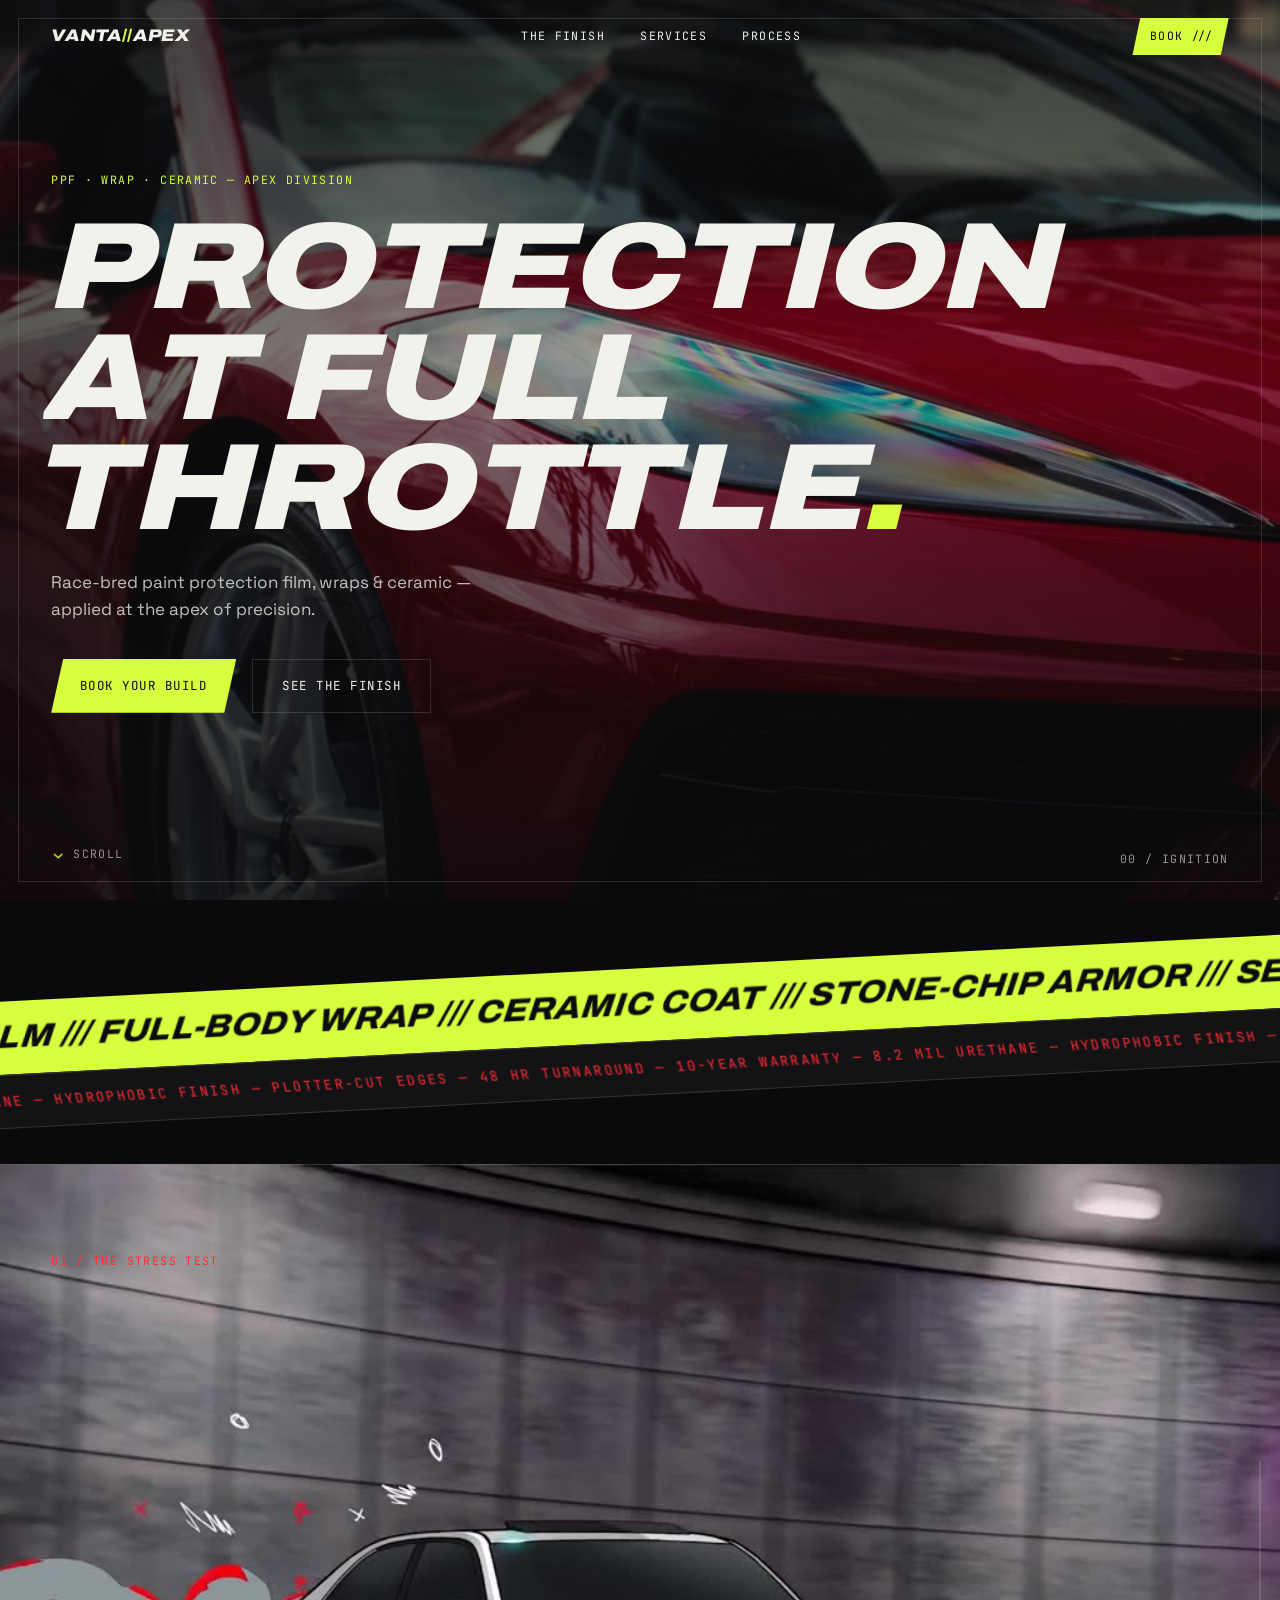
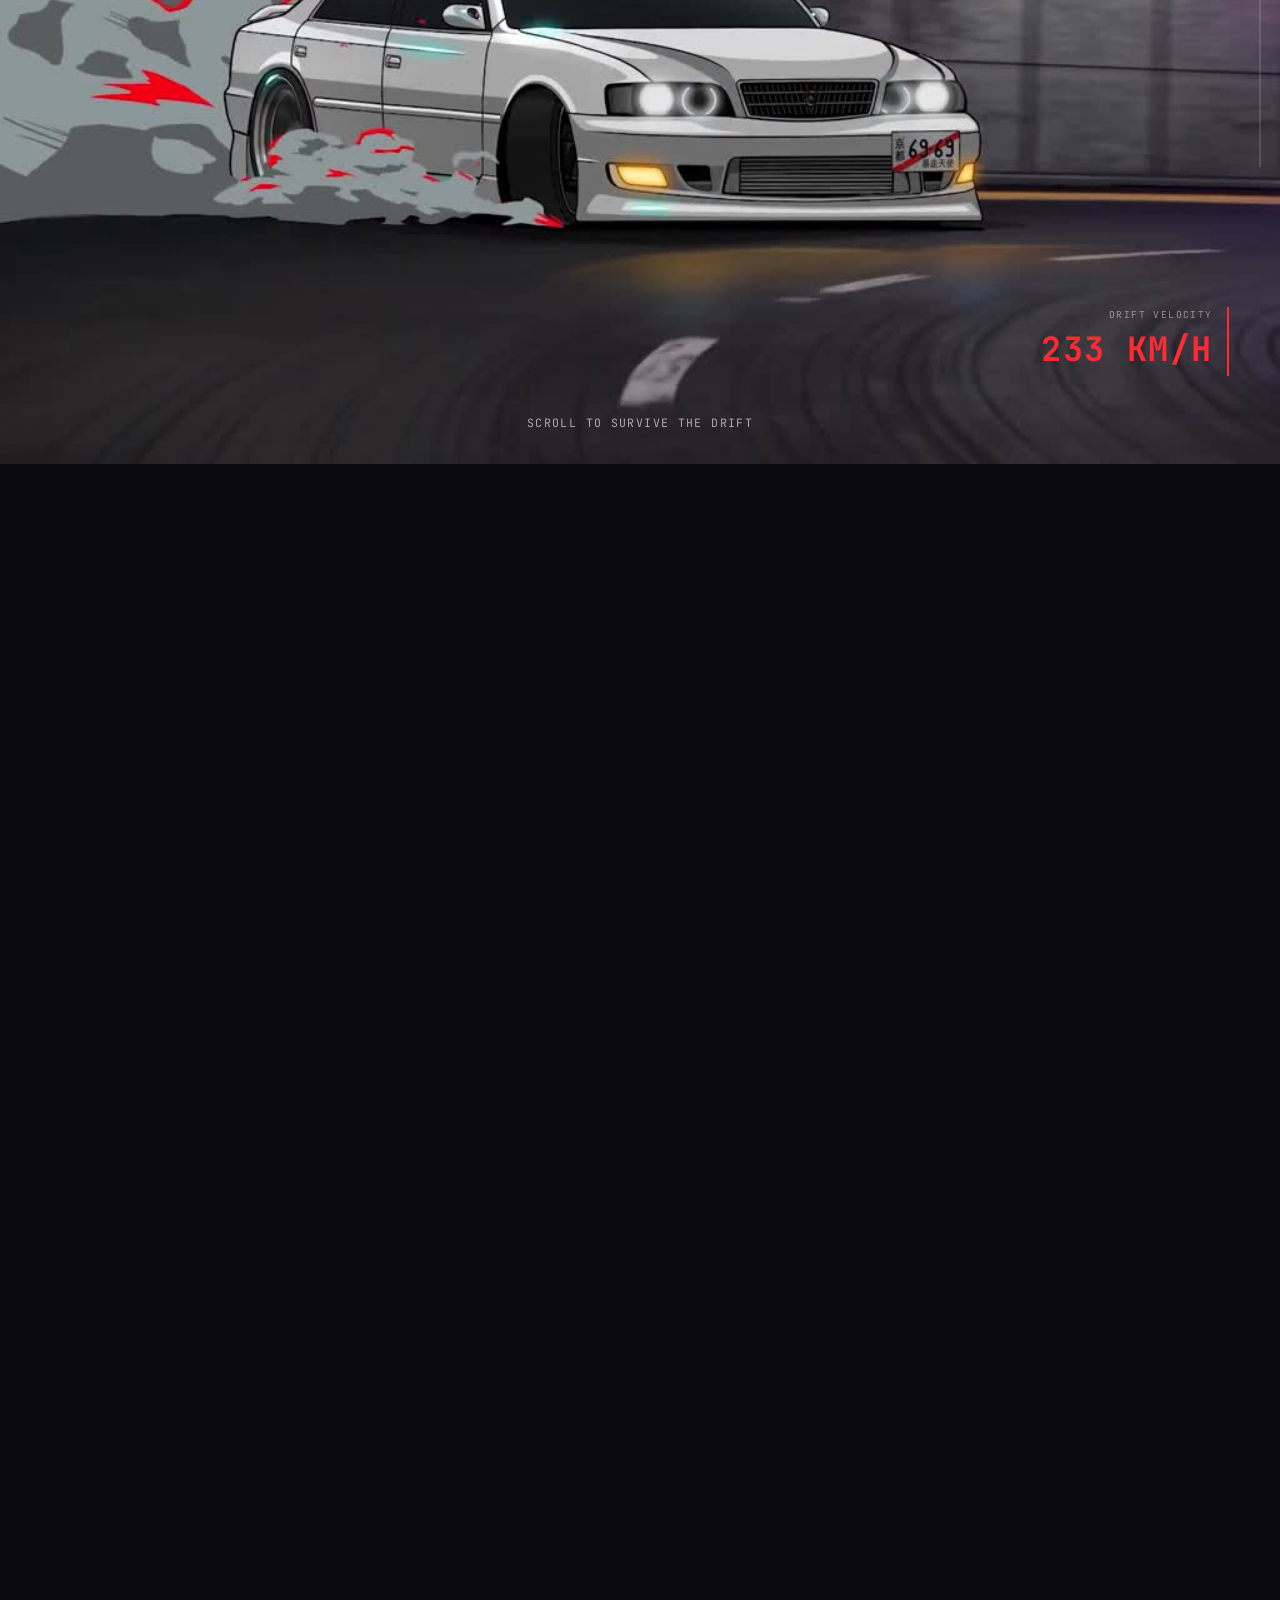
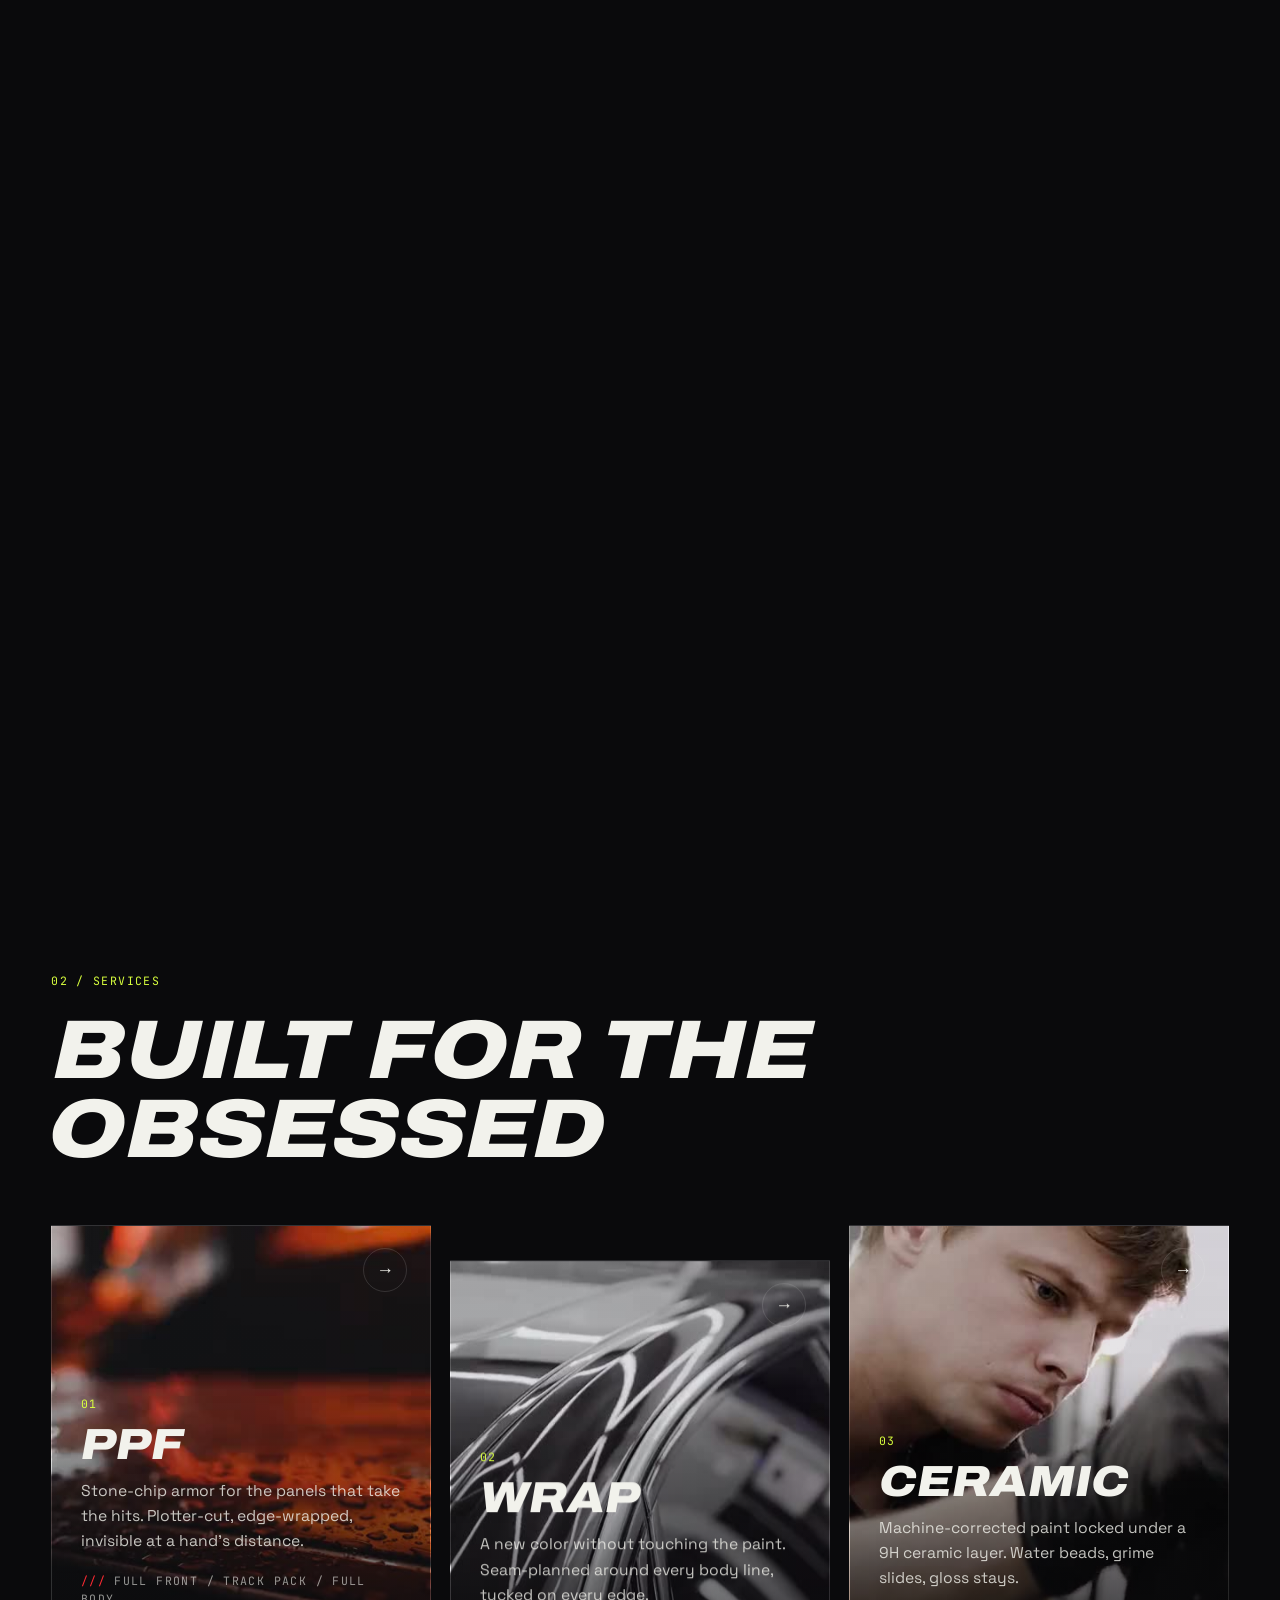
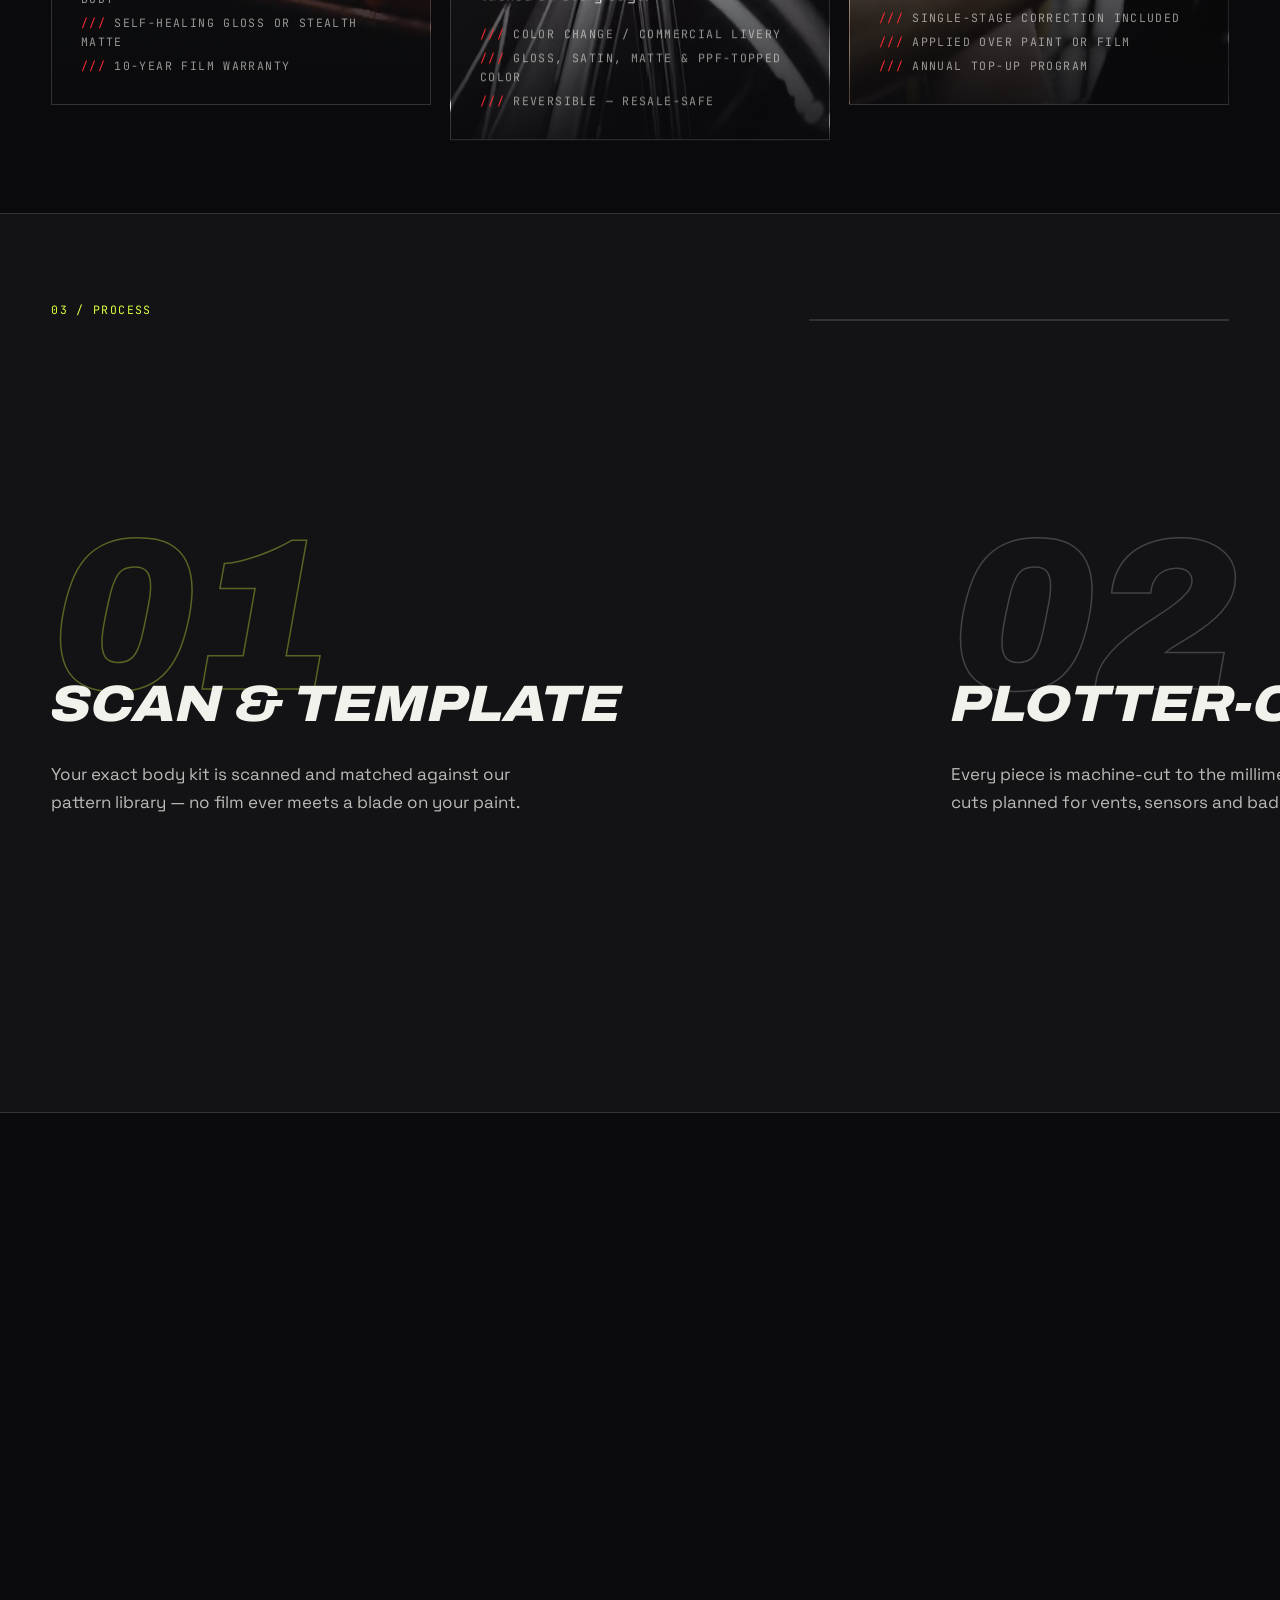
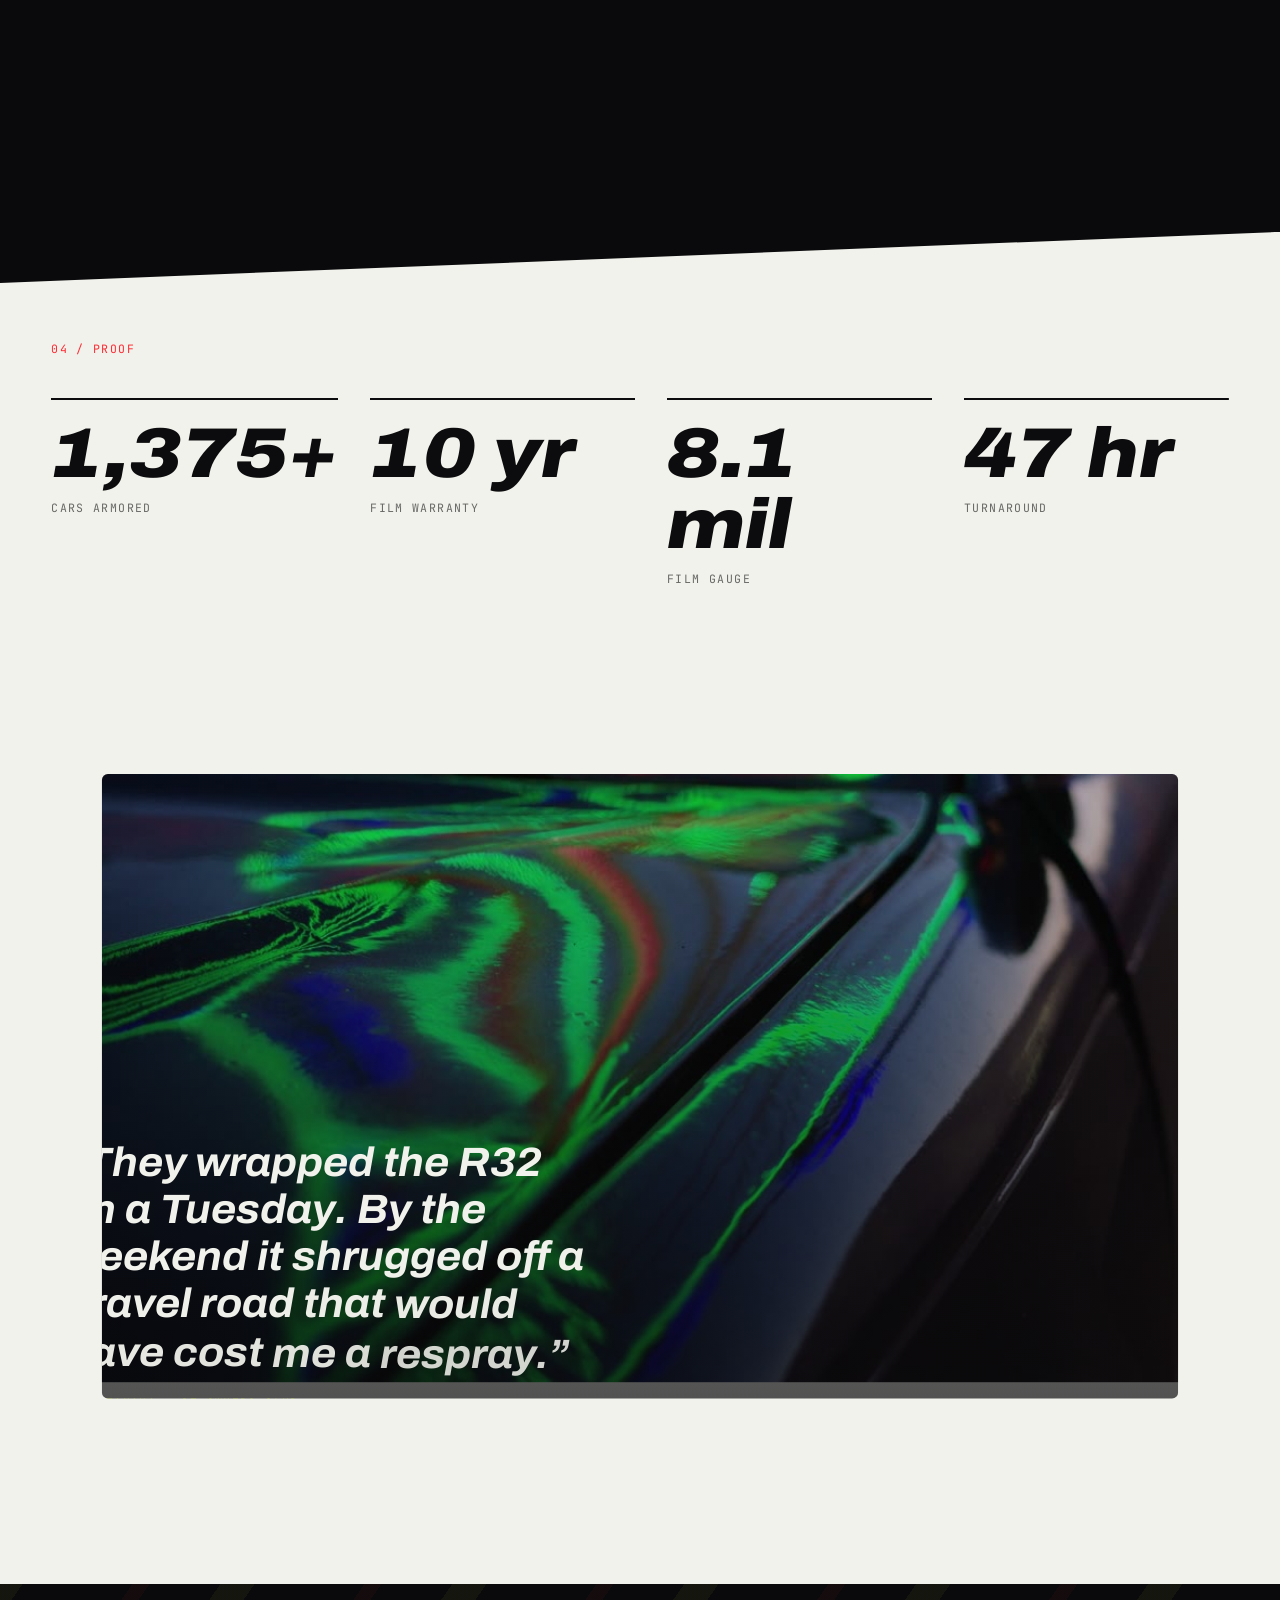
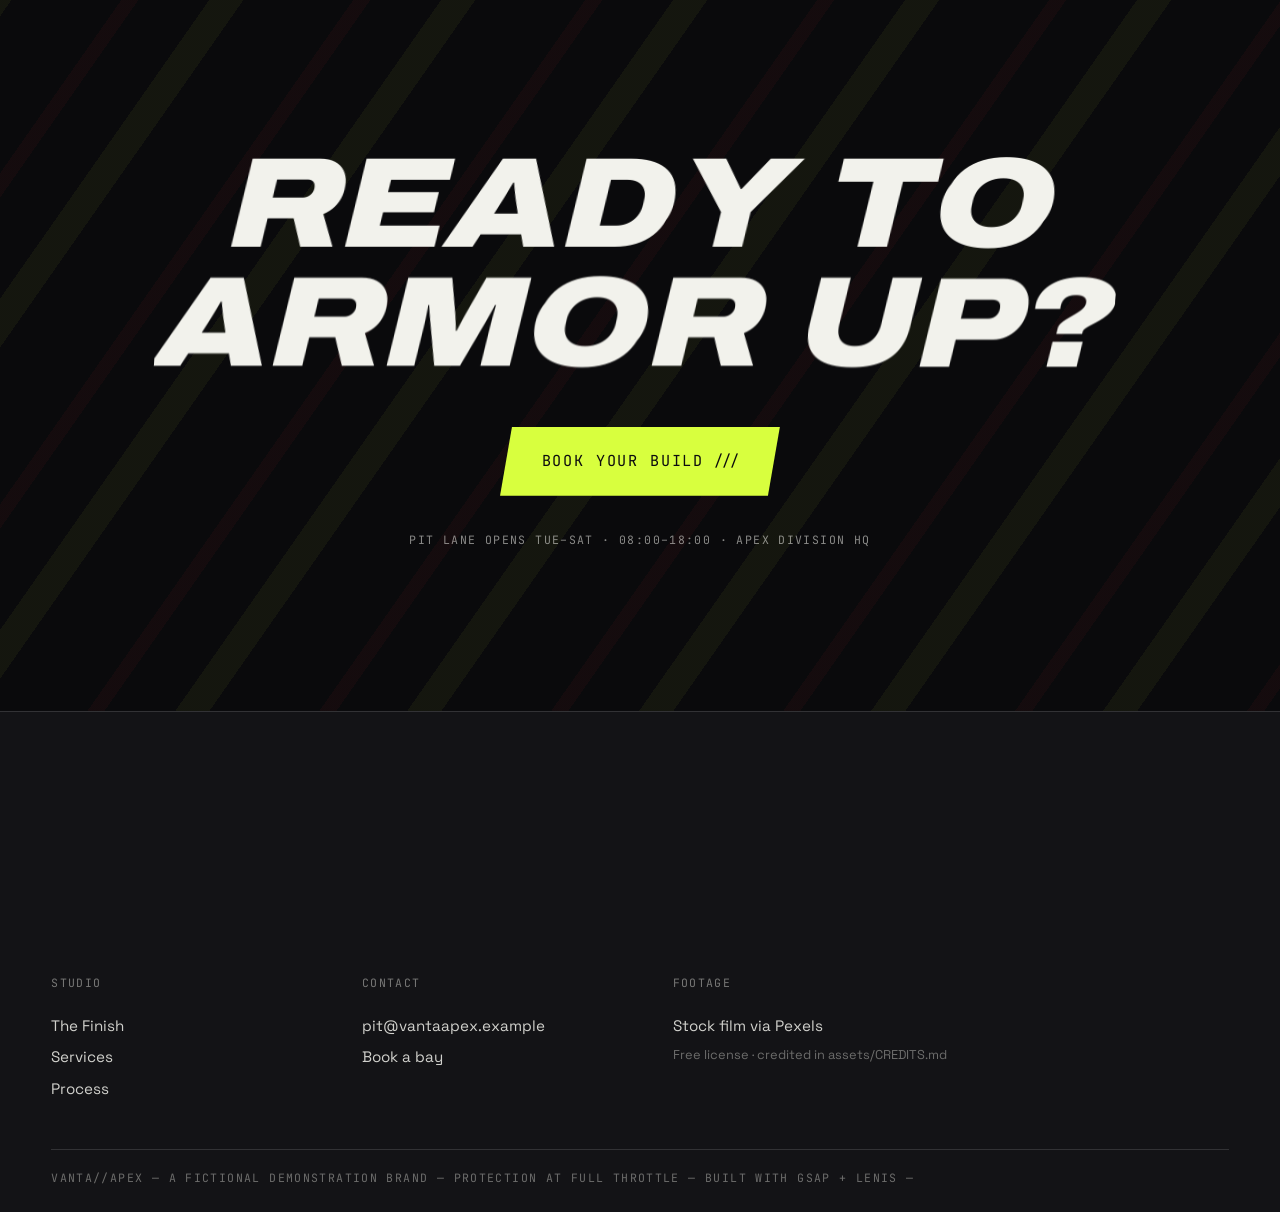
<file: website/index.html>
<!DOCTYPE html>
<html lang="en">
<head>
  <meta charset="UTF-8">
  <meta name="viewport" content="width=device-width, initial-scale=1.0">
  <title>VANTA//APEX — Paint Protection at Full Throttle</title>
  <meta name="description" content="Race-bred paint protection film, wraps & ceramic — applied at the apex of precision.">
  <link rel="icon" href="data:image/svg+xml,%3Csvg xmlns=%27http://www.w3.org/2000/svg%27 viewBox=%270 0 32 32%27%3E%3Cpath d=%27M6 4h8L26 16 14 28H6l12-12z%27 fill=%27%23D8FF3E%27/%3E%3C/svg%3E">
  <link rel="stylesheet" href="css/fonts.css">
  <link rel="stylesheet" href="css/main.css">
</head>
<body>

  <!-- S0 · Preloader -->
  <div class="preloader" id="preloader" aria-hidden="true">
    <div class="preloader__inner">
      <div class="preloader__logo">VANTA<span class="slash">//</span>APEX</div>
      <div class="preloader__count"><span id="preCount">000</span><span class="preloader__unit">%</span></div>
      <div class="preloader__bar"><span id="preBar"></span></div>
    </div>
    <div class="preloader__curtain preloader__curtain--volt"></div>
    <div class="preloader__curtain preloader__curtain--carbon"></div>
  </div>

  <!-- Custom cursor -->
  <div class="cursor" id="cursorDot" aria-hidden="true"></div>
  <div class="cursor-ring" id="cursorRing" aria-hidden="true"><span id="cursorLabel"></span></div>

  <!-- Nav -->
  <header class="nav" id="nav">
    <a class="nav__logo" href="#top" data-cursor="link">VANTA<span class="slash">//</span>APEX</a>
    <nav class="nav__links" aria-label="Primary">
      <a href="#finish" class="nav__link" data-cursor="link"><span data-roll="The Finish">The Finish</span></a>
      <a href="#services" class="nav__link" data-cursor="link"><span data-roll="Services">Services</span></a>
      <a href="#process" class="nav__link" data-cursor="link"><span data-roll="Process">Process</span></a>
    </nav>
    <a href="#book" class="nav__cta" data-cursor="link" data-magnetic>Book <span class="chev">///</span></a>
  </header>

  <main id="top">

    <!-- S1 · Hero -->
    <section class="hero" id="hero">
      <div class="hero__media">
        <video class="hero__video" src="assets/video/hero.mp4" poster="assets/img/poster-hero.jpg"
               autoplay muted loop playsinline aria-hidden="true"></video>
        <div class="hero__shade"></div>
      </div>
      <div class="hero__frame" aria-hidden="true"></div>
      <div class="hero__content">
        <p class="hero__kicker mono" data-hero-fade>PPF · WRAP · CERAMIC — APEX DIVISION</p>
        <h1 class="hero__title" id="heroTitle">
          <span class="hero__line">Protection</span>
          <span class="hero__line">at full</span>
          <span class="hero__line">throttle<span class="volt-dot">.</span></span>
        </h1>
        <p class="hero__sub" data-hero-fade>Race-bred paint protection film, wraps &amp; ceramic —<br>applied at the apex of precision.</p>
        <div class="hero__actions" data-hero-fade>
          <a class="btn btn--volt" href="#book" data-cursor="link" data-magnetic>Book your build</a>
          <a class="btn btn--ghost" href="#finish" data-cursor="link">See the finish</a>
        </div>
      </div>
      <div class="hero__cue mono" data-hero-fade aria-hidden="true"><span class="hero__cue-chev">‹</span> scroll</div>
      <div class="hero__index mono" aria-hidden="true">00 / IGNITION</div>
    </section>

    <!-- S2 · Velocity marquee -->
    <section class="marquee" aria-hidden="true">
      <div class="marquee__band marquee__band--volt">
        <div class="marquee__track" id="marqueeA">
          <span>Paint protection film /// Full-body wrap /// Ceramic coat /// Stone-chip armor /// Self-healing topcoat ///&nbsp;</span>
          <span>Paint protection film /// Full-body wrap /// Ceramic coat /// Stone-chip armor /// Self-healing topcoat ///&nbsp;</span>
        </div>
      </div>
      <div class="marquee__band marquee__band--dark">
        <div class="marquee__track" id="marqueeB">
          <span>10-year warranty — 8.2 mil urethane — hydrophobic finish — plotter-cut edges — 48 hr turnaround —&nbsp;</span>
          <span>10-year warranty — 8.2 mil urethane — hydrophobic finish — plotter-cut edges — 48 hr turnaround —&nbsp;</span>
        </div>
      </div>
    </section>

    <!-- S3 · THE FINISH — scroll-scrubbed film -->
    <section class="finish" id="finish">
      <div class="finish__stage">
        <canvas class="finish__canvas" id="finishCanvas" aria-label="Close-up of paint protection film gloss shifting under neon light as you scroll"></canvas>
        <img class="finish__poster" src="assets/img/poster-finish.jpg" alt="Neon light reflecting off film-protected black bodywork">
        <div class="finish__vignette" aria-hidden="true"></div>

        <div class="finish__speedlines finish__speedlines--l" id="speedlinesL"></div>
        <div class="finish__speedlines finish__speedlines--r" id="speedlinesR"></div>

        <div class="finish__hud" aria-hidden="true">
          <div class="finish__index mono">01 / THE STRESS TEST</div>
          <div class="finish__phase">
            <span class="finish__word" data-word style="--wc:#FF2B33">Speed</span>
            <span class="finish__word" data-word style="--wc:#FF2BD6">Slide</span>
            <span class="finish__word" data-word style="--wc:#F2F2EC">Smoke</span>
            <span class="finish__word finish__word--fill" data-word style="--wc:#D8FF3E">Armored</span>
          </div>
          <div class="finish__callout finish__callout--1 mono" data-callout>
            <i></i>8.2 mil optical urethane
          </div>
          <div class="finish__callout finish__callout--2 mono" data-callout>
            <i></i>Self-healing topcoat
          </div>
          <div class="finish__callout finish__callout--3 mono" data-callout>
            <i></i>Hydrophobic, edge-sealed
          </div>
          <div class="finish__telemetry mono">
            <span class="finish__tel-label">DRIFT VELOCITY</span>
            <span class="finish__tel-value"><span id="kmh">000</span> km/h</span>
          </div>
          <div class="finish__rail"><span id="finishRail"></span></div>
          <div class="finish__hint mono">Scroll to survive the drift</div>
        </div>
      </div>
    </section>

    <!-- S4 · Services -->
    <section class="services" id="services">
      <div class="services__head">
        <p class="eyebrow mono" data-reveal>02 / SERVICES</p>
        <h2 class="services__title" id="servicesTitle">Built for the obsessed</h2>
      </div>
      <div class="services__grid">
        <article class="card card--ppf" data-card data-cursor="play">
          <video class="card__video" src="assets/video/hover-ppf.mp4" muted loop playsinline preload="metadata"></video>
          <div class="card__body">
            <p class="card__num mono">01</p>
            <h3 class="card__title">PPF</h3>
            <p class="card__desc">Stone-chip armor for the panels that take the hits. Plotter-cut, edge-wrapped, invisible at a hand's distance.</p>
            <ul class="card__specs mono">
              <li>Full front / track pack / full body</li>
              <li>Self-healing gloss or stealth matte</li>
              <li>10-year film warranty</li>
            </ul>
          </div>
          <span class="card__arrow" data-magnetic aria-hidden="true">→</span>
        </article>
        <article class="card card--wrap" data-card data-cursor="play">
          <video class="card__video" src="assets/video/hover-wrap.mp4" muted loop playsinline preload="metadata"></video>
          <div class="card__body">
            <p class="card__num mono">02</p>
            <h3 class="card__title">Wrap</h3>
            <p class="card__desc">A new color without touching the paint. Seam-planned around every body line, tucked on every edge.</p>
            <ul class="card__specs mono">
              <li>Color change / commercial livery</li>
              <li>Gloss, satin, matte &amp; PPF-topped color</li>
              <li>Reversible — resale-safe</li>
            </ul>
          </div>
          <span class="card__arrow" data-magnetic aria-hidden="true">→</span>
        </article>
        <article class="card card--ceramic" data-card data-cursor="play">
          <video class="card__video" src="assets/video/hover-ceramic.mp4" muted loop playsinline preload="metadata"></video>
          <div class="card__body">
            <p class="card__num mono">03</p>
            <h3 class="card__title">Ceramic</h3>
            <p class="card__desc">Machine-corrected paint locked under a 9H ceramic layer. Water beads, grime slides, gloss stays.</p>
            <ul class="card__specs mono">
              <li>Single-stage correction included</li>
              <li>Applied over paint or film</li>
              <li>Annual top-up program</li>
            </ul>
          </div>
          <span class="card__arrow" data-magnetic aria-hidden="true">→</span>
        </article>
      </div>
    </section>

    <!-- S5 · Process — horizontal pin -->
    <section class="process" id="process">
      <div class="process__pin">
        <div class="process__head">
          <p class="eyebrow mono">03 / PROCESS</p>
          <div class="process__telemetry"><span id="telemetryBar"></span></div>
        </div>
        <div class="process__track" id="processTrack">
          <article class="panel">
            <span class="panel__num" aria-hidden="true">01</span>
            <h3 class="panel__title">Scan &amp; template</h3>
            <p class="panel__desc">Your exact body kit is scanned and matched against our pattern library — no film ever meets a blade on your paint.</p>
          </article>
          <article class="panel">
            <span class="panel__num" aria-hidden="true">02</span>
            <h3 class="panel__title">Plotter-cut</h3>
            <p class="panel__desc">Every piece is machine-cut to the millimeter, with relief cuts planned for vents, sensors and badges.</p>
          </article>
          <article class="panel">
            <span class="panel__num" aria-hidden="true">03</span>
            <h3 class="panel__title">Apply at the apex</h3>
            <p class="panel__desc">Slip solution, squeegee, heat. Film is stretched through the curves the way a driver takes them — once, cleanly.</p>
          </article>
          <article class="panel">
            <span class="panel__num" aria-hidden="true">04</span>
            <h3 class="panel__title">Cure &amp; inspect</h3>
            <p class="panel__desc">48 hours in a dust-controlled bay, then a light-tunnel inspection of every edge before handover.</p>
          </article>
        </div>
      </div>
    </section>

    <!-- S6 · Numbers -->
    <section class="numbers" id="numbers">
      <p class="eyebrow eyebrow--dark mono" data-reveal>04 / PROOF</p>
      <div class="numbers__grid">
        <div class="stat" data-stat>
          <span class="stat__value"><span class="stat__count" data-count="1400">0</span>+</span>
          <span class="stat__label mono">Cars armored</span>
        </div>
        <div class="stat" data-stat>
          <span class="stat__value"><span class="stat__count" data-count="10">0</span> yr</span>
          <span class="stat__label mono">Film warranty</span>
        </div>
        <div class="stat" data-stat>
          <span class="stat__value"><span class="stat__count" data-count="82" data-decimal="1">0</span> mil</span>
          <span class="stat__label mono">Film gauge</span>
        </div>
        <div class="stat" data-stat>
          <span class="stat__value"><span class="stat__count" data-count="48">0</span> hr</span>
          <span class="stat__label mono">Turnaround</span>
        </div>
      </div>
    </section>

    <!-- S7 · Showcase -->
    <section class="showcase" id="showcase">
      <div class="showcase__window" id="showcaseWindow">
        <video class="showcase__video" id="showcaseVideo" src="assets/video/showcase.mp4" poster="assets/img/poster-showcase.jpg"
               autoplay muted loop playsinline aria-hidden="true"></video>
        <div class="showcase__shade"></div>
        <figure class="showcase__quote">
          <blockquote id="quoteText">&ldquo;They wrapped the R32 on a Tuesday. By the weekend it shrugged off a gravel road that would have cost me a respray.&rdquo;</blockquote>
          <figcaption class="mono">— R. Tanaka · GT Owners Club</figcaption>
        </figure>
      </div>
    </section>

    <!-- S8 · CTA -->
    <section class="cta" id="book">
      <div class="cta__stripes" aria-hidden="true"></div>
      <h2 class="cta__title" id="ctaTitle"><span class="cta__line">Ready to</span> <span class="cta__line">armor up?</span></h2>
      <a class="btn btn--volt btn--xl" href="mailto:pit@vantaapex.example" data-cursor="link" data-magnetic>
        <span class="btn__text">Book your build</span> <span class="chev">///</span>
      </a>
      <p class="cta__meta mono">Pit lane opens Tue–Sat · 08:00–18:00 · Apex Division HQ</p>
    </section>

  </main>

  <!-- S9 · Footer -->
  <footer class="footer">
    <div class="footer__logo" id="footerLogo" aria-hidden="true">VANTA//APEX</div>
    <div class="footer__cols">
      <div class="footer__col">
        <p class="footer__head mono">Studio</p>
        <a href="#finish" data-cursor="link">The Finish</a>
        <a href="#services" data-cursor="link">Services</a>
        <a href="#process" data-cursor="link">Process</a>
      </div>
      <div class="footer__col">
        <p class="footer__head mono">Contact</p>
        <a href="mailto:pit@vantaapex.example" data-cursor="link">pit@vantaapex.example</a>
        <a href="#book" data-cursor="link">Book a bay</a>
      </div>
      <div class="footer__col">
        <p class="footer__head mono">Footage</p>
        <a href="https://www.pexels.com" target="_blank" rel="noopener" data-cursor="link">Stock film via Pexels</a>
        <span class="footer__fine">Free license · credited in assets/CREDITS.md</span>
      </div>
    </div>
    <p class="footer__ticker mono" aria-hidden="true">VANTA//APEX — a fictional demonstration brand — protection at full throttle — built with GSAP + Lenis —&nbsp;</p>
  </footer>

  <script src="vendor/gsap.min.js"></script>
  <script src="vendor/ScrollTrigger.min.js"></script>
  <script src="vendor/SplitText.min.js"></script>
  <script src="vendor/lenis.min.js"></script>
  <script src="js/scrub.js"></script>
  <script src="js/fx.js"></script>
  <script src="js/main.js"></script>
</body>
</html>
</file>
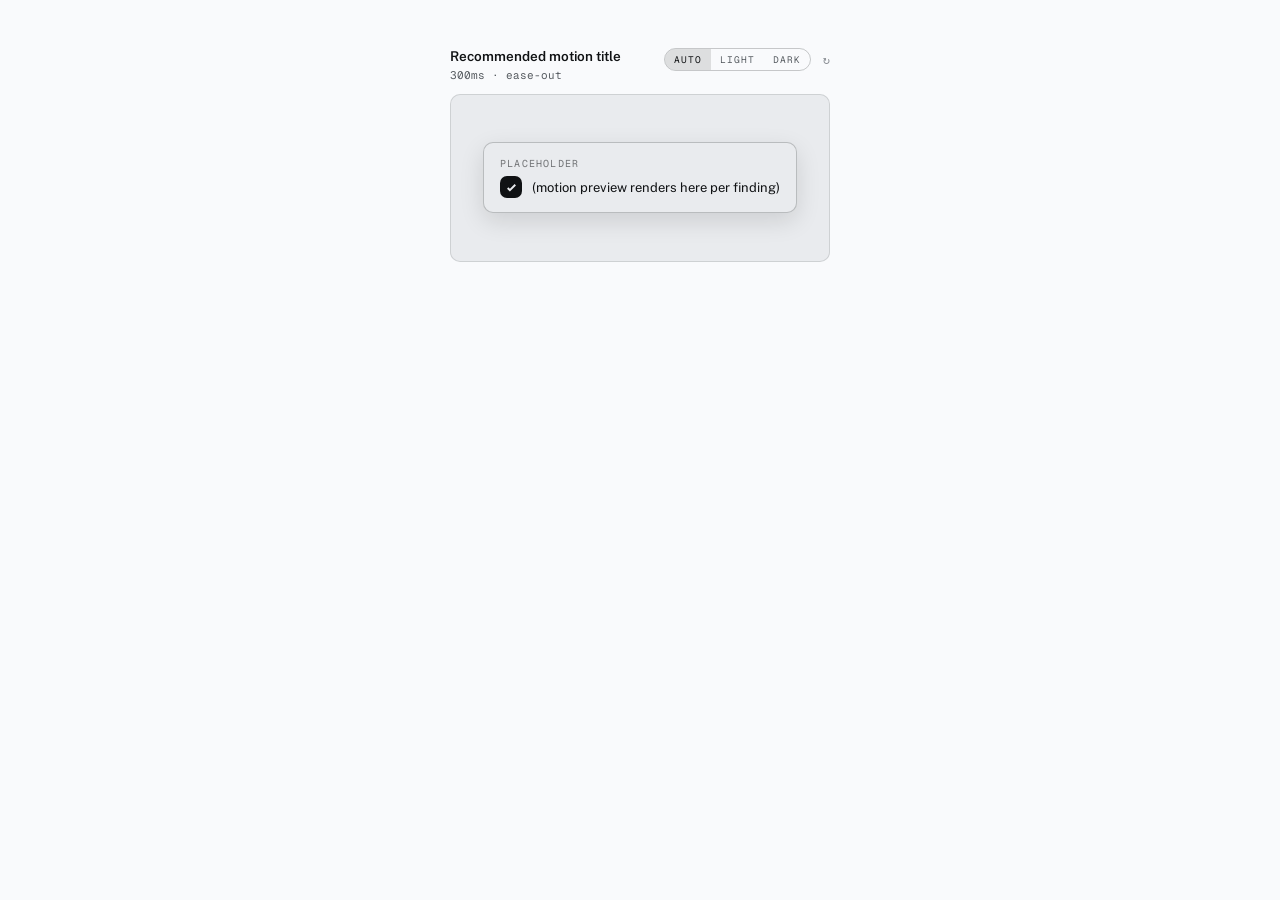
<file: .claude/skills/design-motion-principles/references/demo-shell.html>
<!--
  Demo Shell — design-motion-principles
  =====================================

  Minimal, isolated reference for a single demo card. The agent reads this
  during STEP 3 of the audit workflow (see ../SKILL.md) and uses it as the
  per-finding template — one .demo block per Critical or Important finding
  (Opportunities don't get demo cards).

  The full worked example with five demo cards in context lives in
  references/report-template.html. This file is intentionally minimal:
  one card, every contract visible, no report scaffolding.

  How the agent uses this file
  ----------------------------
  1. Copy the entire <style> block into the report's <head>. The shell's
     tokens, .demo layout, stage colors, segmented control, and the
     prefers-reduced-motion guard are SHARED across every demo card in the
     report and must not be duplicated per finding.

  2. For each finding {n} (1-indexed across the whole report):
     a. Replace the MOTION-CODE-SLOT-{n} comment with the per-finding
        @keyframes m{n} block AND the .demo-{n}__mt selector rule.
        Suffix {n} so multiple findings cannot collide on keyframe
        names or selectors.
     b. Replace the DEMO-CARD-MOTION-SLOT-{n} comment in the .demo__stage
        markup with the actual motion-target element. Its class must be
        .demo-{n}__mt so it matches the rules above.
     c. Set .demo__title to a short title for the recommended motion
        (e.g., "Quick tab crossfade", "Sheet enter (mirror for exit)").
     d. Set .demo__timing to the duration plus easing (e.g.,
        "180ms · ease-out", "300ms · ease-out-quint"). The subhead
        ALWAYS renders — populate it for every demo so card heights
        stay consistent across the report.
     e. Renumber the four radio ids from st1-* to st{n}-*, and the
        labels' for= attributes to match.

  3. Per-finding code MUST honor these contracts:
     - Do NOT redefine the shell's tokens (--ink, --paper, --surface-2,
       --line, --line-strong, --st-bg, --st-fg, --st-line, --st-dim,
       --sans, --mono). Use them via var().
     - Do NOT modify the prefers-reduced-motion block. The shell's
       guard collapses all .demo-{n}__mt animations to none. The
       per-finding @keyframes 100% state MUST match the motion-target
       element's default static rendering so the reduce-motion fallback
       shows the correct final visual.
     - Per-finding @keyframes use the 0% / ~60% / 100% cadence:
       0% = start state, ~60% = motion complete (~1.8s in),
       100% = hold (~1.2s). The shell uses animation-duration: 3s.

  4. Motion targets and ANY UI primitives inside the stage (.ui-btn,
     .ui-card, .ui-row, .ui-check, .ui-num, .ui-label, badge, etc.)
     use --st-bg / --st-fg / --st-line / --st-dim — NEVER --accent or
     other page tokens. This guarantees the demo contrasts correctly
     when its stage is locked to a different theme than the report.

  5. Demo cards are non-interactive. The stage toggle radios are the
     only interactive element. tabindex on the radios is fine; the
     stage itself stays out of focus order.

  Loop pacing
  -----------
  animation-duration: 3s. Keyframes 0% / ~60% / 100%. Motion 0–60% ≈ 1.8s,
  hold 60–100% ≈ 1.2s, then restart. Every demo in a report uses this
  cadence so all cards share the same rhythm.

  Standalone preview
  ------------------
  Opening this file directly in a browser shows one .demo card with the
  loop indicator, the segmented Auto/Light/Dark stage toggle, and a
  placeholder motion target (a simple shape that fades in). No real
  per-finding motion plays — the agent injects motion per finding when
  this template is embedded in a report. The shell also honors the
  viewer's prefers-color-scheme for standalone rendering.
-->
<!DOCTYPE html>
<html lang="en">
<head>
  <meta charset="utf-8">
  <meta name="viewport" content="width=device-width, initial-scale=1">
  <title>Demo Shell — design-motion-principles</title>
  <link rel="preconnect" href="https://fonts.googleapis.com">
  <link rel="preconnect" href="https://fonts.gstatic.com" crossorigin>
  <link href="https://fonts.googleapis.com/css2?family=Familjen+Grotesk:wght@400;500;600;700&family=Public+Sans:wght@400;500;600;700&family=Geist+Mono:wght@400;500;600&display=swap" rel="stylesheet">
  <style>
    :root {
      /* Cool slate-graphite neutrals (hue 255). In the full report these
         are overridden by a global theme toggle; here the shell flips via
         prefers-color-scheme for standalone preview. */
      --ink:        oklch(0.155 0.006 255);
      --surface:    oklch(0.195 0.007 255);
      --surface-2:  oklch(0.235 0.008 255);
      --paper:      oklch(0.945 0.004 255);
      --paper-dim:  oklch(0.800 0.006 255);
      --muted:      oklch(0.680 0.008 255);
      --faint:      oklch(0.505 0.008 255);
      --line:       oklch(0.95 0.01 255 / 0.09);
      --line-strong:oklch(0.95 0.01 255 / 0.16);

      --display: "Familjen Grotesk", "Hanken Grotesk", system-ui, sans-serif;
      --sans: "Public Sans", -apple-system, BlinkMacSystemFont, "Segoe UI", system-ui, sans-serif;
      --mono: "Geist Mono", ui-monospace, "SF Mono", Menlo, monospace;
    }

    @media (prefers-color-scheme: light) {
      :root {
        --ink:        oklch(0.985 0.003 255);
        --surface:    oklch(0.965 0.004 255);
        --surface-2:  oklch(0.940 0.005 255);
        --paper:      oklch(0.180 0.006 255);
        --paper-dim:  oklch(0.330 0.008 255);
        --muted:      oklch(0.475 0.010 255);
        --faint:      oklch(0.640 0.009 255);
        --line:       oklch(0.180 0.010 255 / 0.12);
        --line-strong:oklch(0.180 0.010 255 / 0.22);
      }
    }

    * { box-sizing: border-box; }
    body {
      background: var(--ink);
      color: var(--paper);
      font-family: var(--sans);
      margin: 0;
      padding: 48px;
      display: flex;
      justify-content: center;
    }

    /* visually-hidden (stage-toggle radios) */
    .vh { position: absolute; width: 1px; height: 1px; padding: 0; margin: -1px; overflow: hidden; clip: rect(0 0 0 0); white-space: nowrap; border: 0; }

    /* ───────────── Demo card ───────────── */
    .demo { position: relative; width: 380px; }
    .demo__bar { display: flex; align-items: flex-start; justify-content: space-between; gap: 12px; margin-bottom: 12px; }
    .demo__meta { min-width: 0; }
    .demo__title { display: block; font-size: 13.5px; font-weight: 600; color: var(--paper); line-height: 1.3; }
    .demo__timing { display: block; font-family: var(--mono); font-size: 11px; color: var(--muted); margin-top: 2px; font-variant-numeric: tabular-nums; }
    .demo__controls { display: flex; align-items: center; gap: 12px; flex-shrink: 0; }
    .demo__loop { font-family: var(--mono); font-size: 12px; color: var(--faint); }

    /* segmented Auto / Light / Dark stage toggle (pure CSS).
       Auto = follow ambient theme via --surface-2 + --paper.
       Light / Dark = locked overrides (hardcoded values, ignore ambient). */
    .seg { display: inline-flex; border: 1px solid var(--line-strong); border-radius: 100px; overflow: hidden; }
    .seg label { font-family: var(--mono); font-size: 9.5px; letter-spacing: 0.1em; text-transform: uppercase; color: var(--muted); padding: 4px 9px; cursor: pointer; user-select: none; transition: background 0.15s ease, color 0.15s ease; }
    .demo input[id$="-a"]:checked ~ .demo__bar .seg label[for$="-a"],
    .demo input[id$="-l"]:checked ~ .demo__bar .seg label[for$="-l"],
    .demo input[id$="-d"]:checked ~ .demo__bar .seg label[for$="-d"] {
      background: color-mix(in oklch, var(--paper) 12%, transparent);
      color: var(--paper);
    }

    .demo__stage {
      /* AUTO default — stage uses the ambient elevated surface */
      --st-bg: var(--surface-2);
      --st-fg: var(--paper);
      --st-line: var(--line-strong);
      --st-dim: color-mix(in oklch, var(--paper) 55%, transparent);
      background: var(--st-bg); color: var(--st-fg);
      border: 1px solid var(--line); border-radius: 10px;
      padding: 32px 24px; min-height: 168px;
      display: flex; align-items: center; justify-content: center; overflow: hidden;
    }
    /* Locked Light: hardcoded light, regardless of ambient theme */
    .demo input[id$="-l"]:checked ~ .demo__stage {
      --st-bg: oklch(0.985 0.003 255);
      --st-fg: oklch(0.180 0.006 255);
      --st-line: oklch(0.180 0.010 255 / 0.18);
      --st-dim: oklch(0.180 0.010 255 / 0.45);
    }
    /* Locked Dark: hardcoded dark, regardless of ambient theme */
    .demo input[id$="-d"]:checked ~ .demo__stage {
      --st-bg: oklch(0.180 0.006 255);
      --st-fg: oklch(0.985 0.003 255);
      --st-line: oklch(0.985 0.010 255 / 0.18);
      --st-dim: oklch(0.985 0.010 255 / 0.50);
    }

    /* Generic UI primitives for use inside motion targets. All theme via
       stage tokens, NEVER page tokens — so they contrast correctly when a
       stage is locked to a different theme than the report. */
    .ui-btn { display: inline-flex; align-items: center; justify-content: center; padding: 9px 18px; border-radius: 8px; background: var(--st-fg); color: var(--st-bg); font-family: var(--sans); font-size: 13px; font-weight: 600; }
    .ui-card { background: var(--st-bg); border: 1px solid var(--st-line); border-radius: 10px; padding: 14px 16px; min-width: 180px; box-shadow: 0 8px 24px oklch(0 0 0 / 0.12); }
    .ui-row { display: flex; align-items: center; gap: 10px; font-size: 13px; color: var(--st-fg); }
    .ui-check { width: 22px; height: 22px; border-radius: 7px; background: var(--st-fg); display: inline-flex; align-items: center; justify-content: center; flex-shrink: 0; }
    .ui-check svg { width: 13px; height: 13px; stroke: var(--st-bg); }
    .ui-num { font-family: var(--display); font-size: 34px; font-weight: 700; color: var(--st-fg); font-variant-numeric: tabular-nums; letter-spacing: -0.02em; }
    .ui-label { font-family: var(--mono); font-size: 10px; letter-spacing: 0.12em; text-transform: uppercase; color: var(--st-dim); }

    /* prefers-reduced-motion — disables every per-finding animation and
       hides the loop indicator. The per-finding @keyframes 100% state
       must match the motion-target's default rendering so the reduce
       fallback shows the correct final visual. */
    @media (prefers-reduced-motion: reduce) {
      .demo__loop { display: none; }
      [class*="__mt"], [class*="__mt"] * { animation: none !important; transition: none !important; }
    }

    /* MOTION-CODE-SLOT-{n}
       Per-finding @keyframes and .demo-{n}__mt rules go here. {n} is the
       finding's 1-indexed position across the report.

       Example shape (replace per finding — wrap in
       @media (prefers-reduced-motion: no-preference) { ... }):

       @media (prefers-reduced-motion: no-preference) {
         @keyframes m1 {
           0%   { opacity: 0; transform: translateY(8px); filter: blur(4px); }
           60%  { opacity: 1; transform: translateY(0);   filter: blur(0);  }
           100% { opacity: 1; transform: translateY(0);   filter: blur(0);  }
         }
         .demo-1__mt {
           animation: m1 3s cubic-bezier(0.22, 1, 0.36, 1) infinite;
         }
       }
    */

    /* Placeholder motion for standalone preview only — agent strips this
       when composing the report. Demonstrates the 0 / 60 / 100 cadence. */
    @media (prefers-reduced-motion: no-preference) {
      @keyframes m-placeholder {
        0%   { opacity: 0; transform: translateY(8px); filter: blur(4px); }
        60%  { opacity: 1; transform: translateY(0);   filter: blur(0);  }
        100% { opacity: 1; transform: translateY(0);   filter: blur(0);  }
      }
      .demo-1__mt {
        animation: m-placeholder 3s cubic-bezier(0.22, 1, 0.36, 1) infinite;
      }
    }
  </style>
</head>
<body>

  <div class="demo">
    <input class="vh" type="radio" name="st1" id="st1-a" checked>
    <input class="vh" type="radio" name="st1" id="st1-l">
    <input class="vh" type="radio" name="st1" id="st1-d">
    <div class="demo__bar">
      <div class="demo__meta">
        <span class="demo__title">Recommended motion title</span>
        <span class="demo__timing">300ms · ease-out</span>
      </div>
      <div class="demo__controls">
        <div class="seg">
          <label for="st1-a">Auto</label>
          <label for="st1-l">Light</label>
          <label for="st1-d">Dark</label>
        </div>
        <span class="demo__loop">↻</span>
      </div>
    </div>
    <div class="demo__stage">
      <!-- DEMO-CARD-MOTION-SLOT-{n}
           Per-finding motion-target element goes here. Its class must
           match the rules in MOTION-CODE-SLOT-{n} above:
             <div class="demo-{n}__mt">...content...</div>
           The element's contents are agent-determined (a button shape,
           a card, an icon, a row of items for stagger demos, a number,
           a badge, etc.). All inner UI primitives use the stage tokens
           (--st-fg / --st-bg / --st-line / --st-dim) — NEVER page tokens. -->
      <div class="demo-1__mt">
        <div class="ui-card">
          <div class="ui-label" style="margin-bottom: 6px;">Placeholder</div>
          <div class="ui-row">
            <span class="ui-check"><svg viewBox="0 0 24 24" fill="none" stroke="currentColor" stroke-width="3.5"><path d="M5 13l4 4L19 7"/></svg></span>
            <span>(motion preview renders here per finding)</span>
          </div>
        </div>
      </div>
    </div>
  </div>

</body>
</html>
</file>
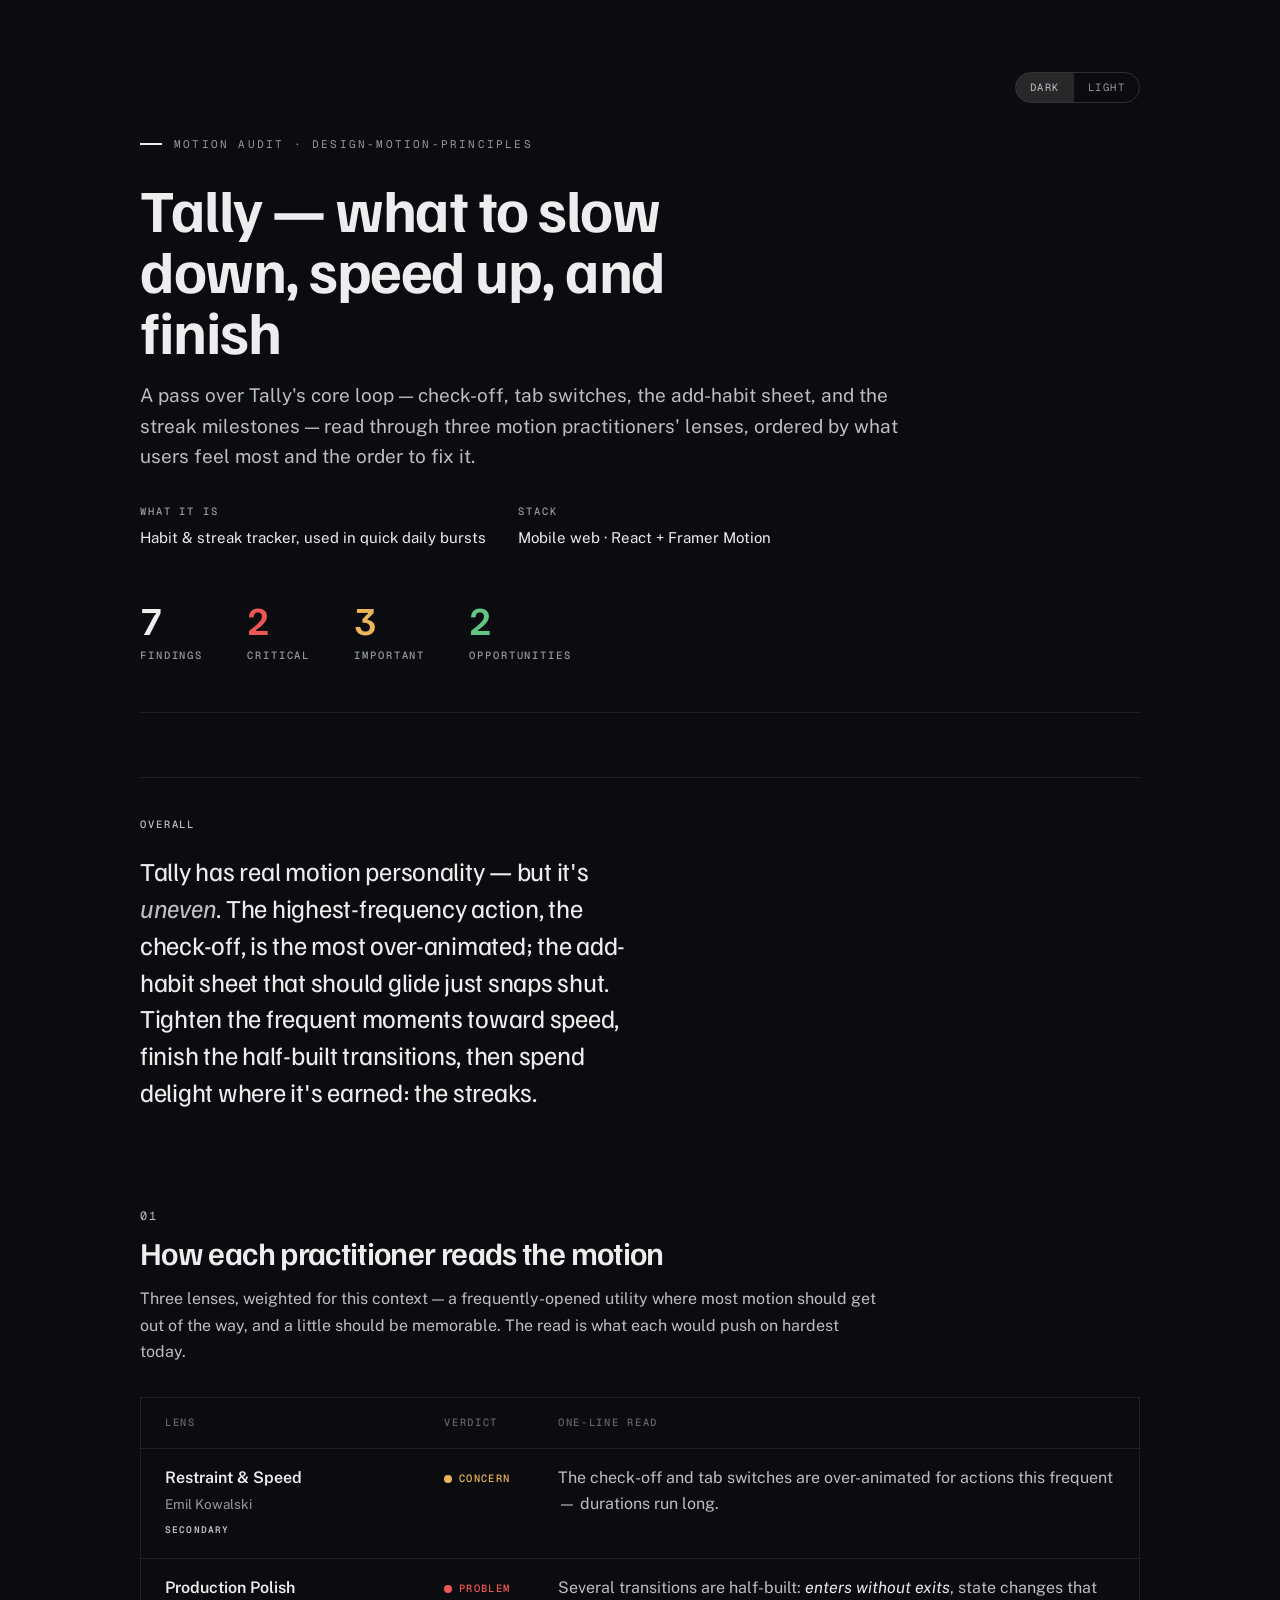
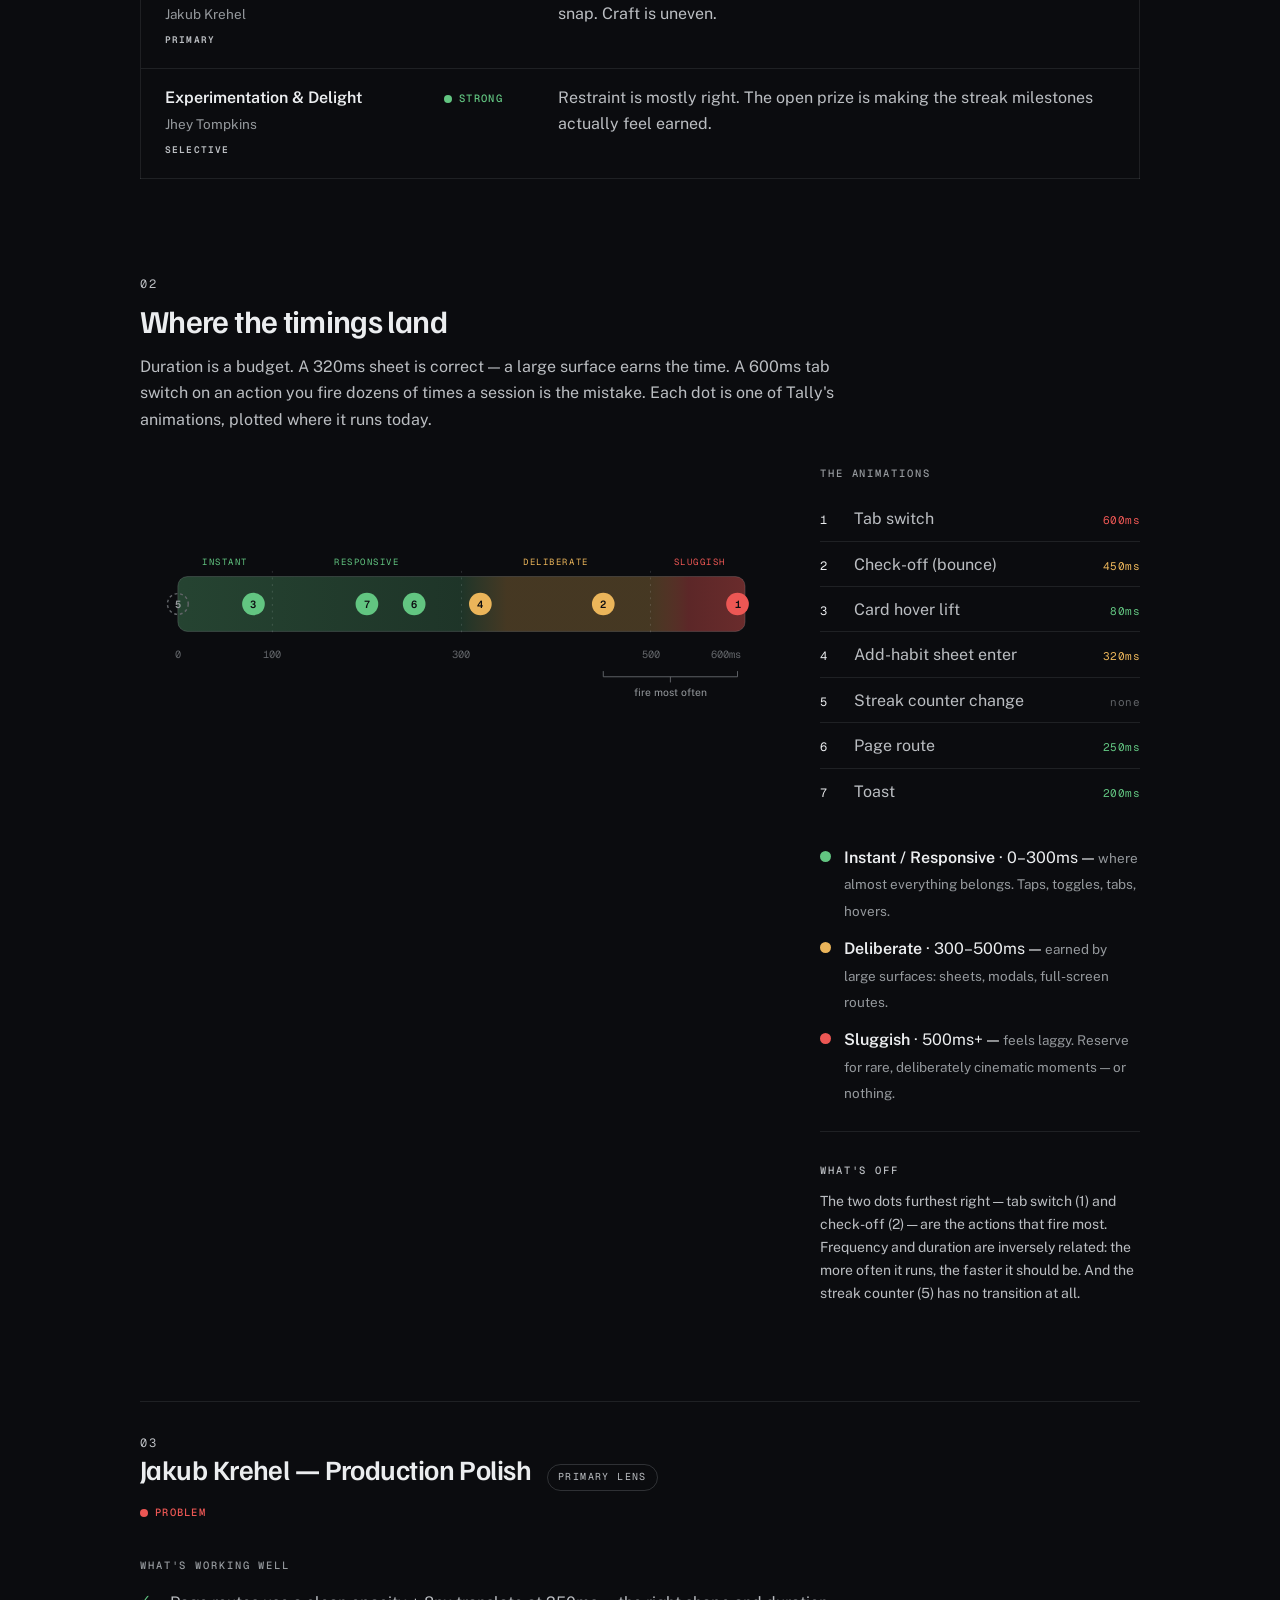
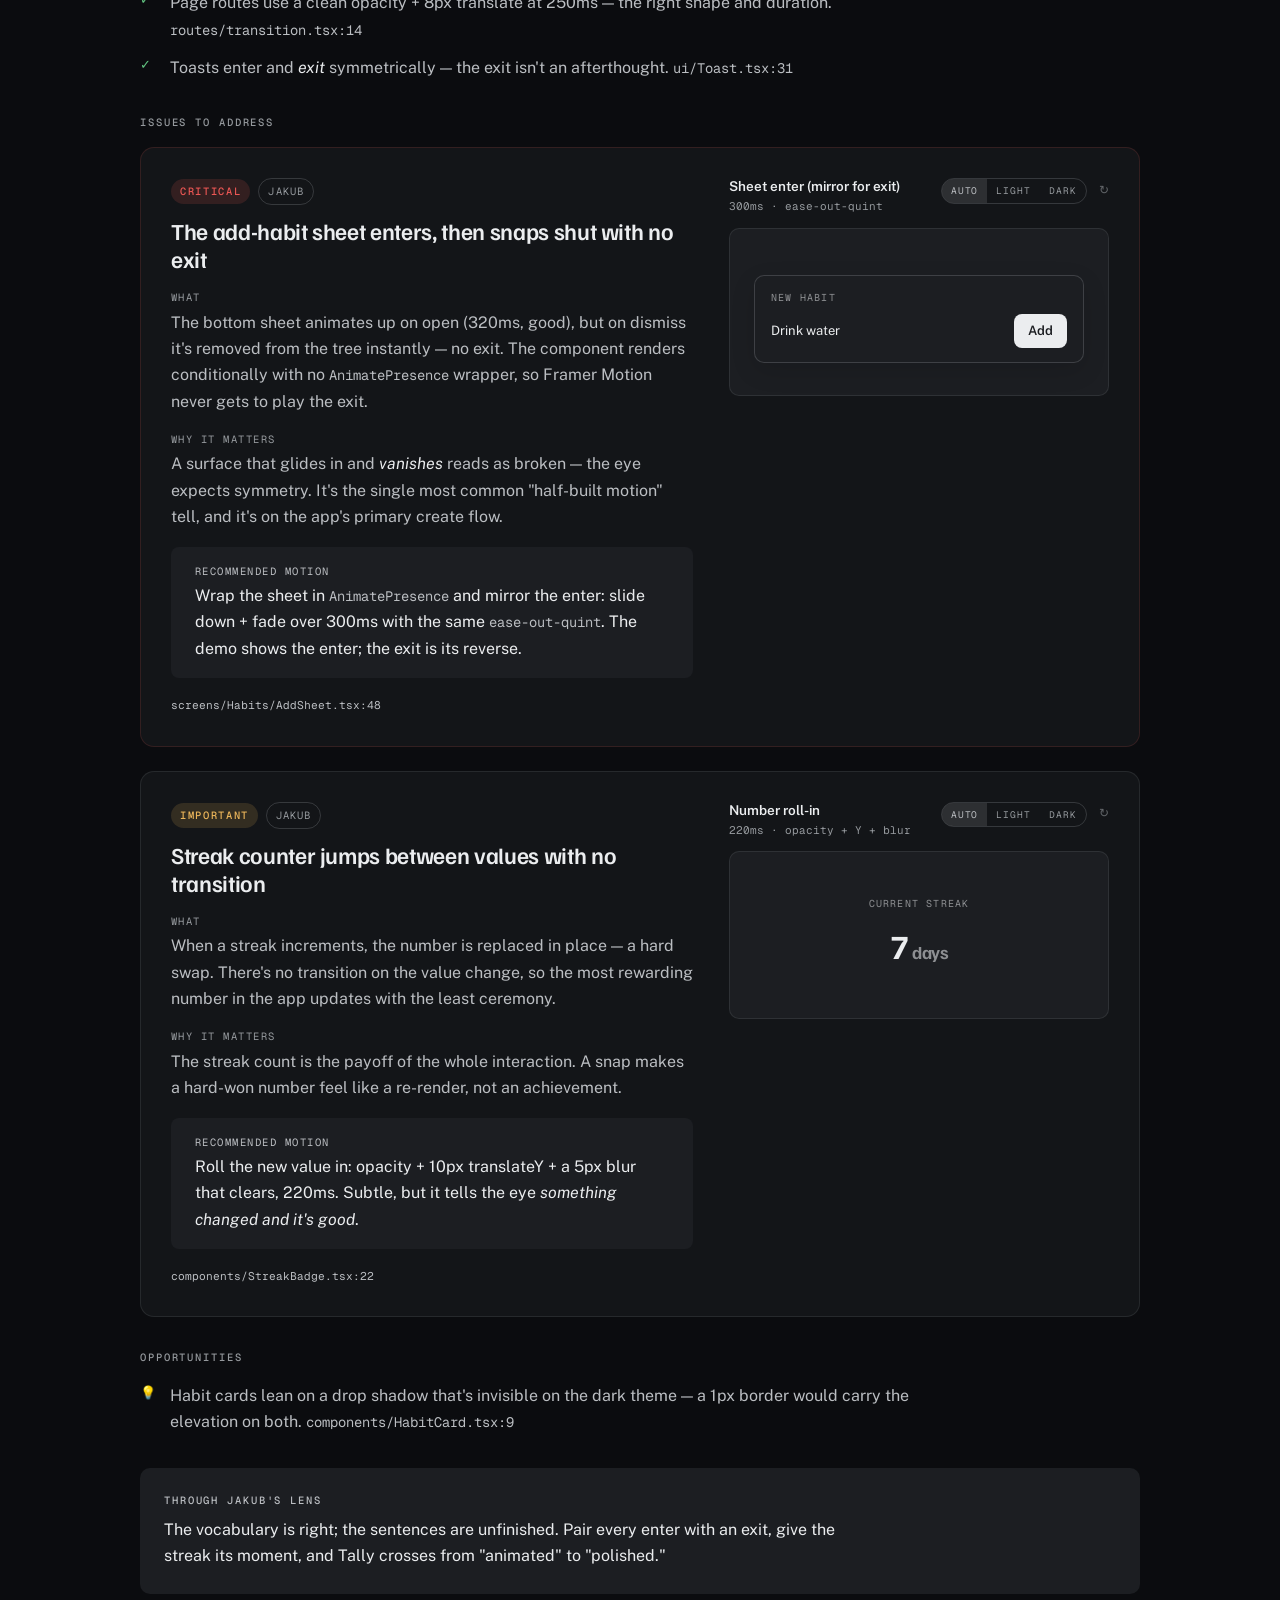
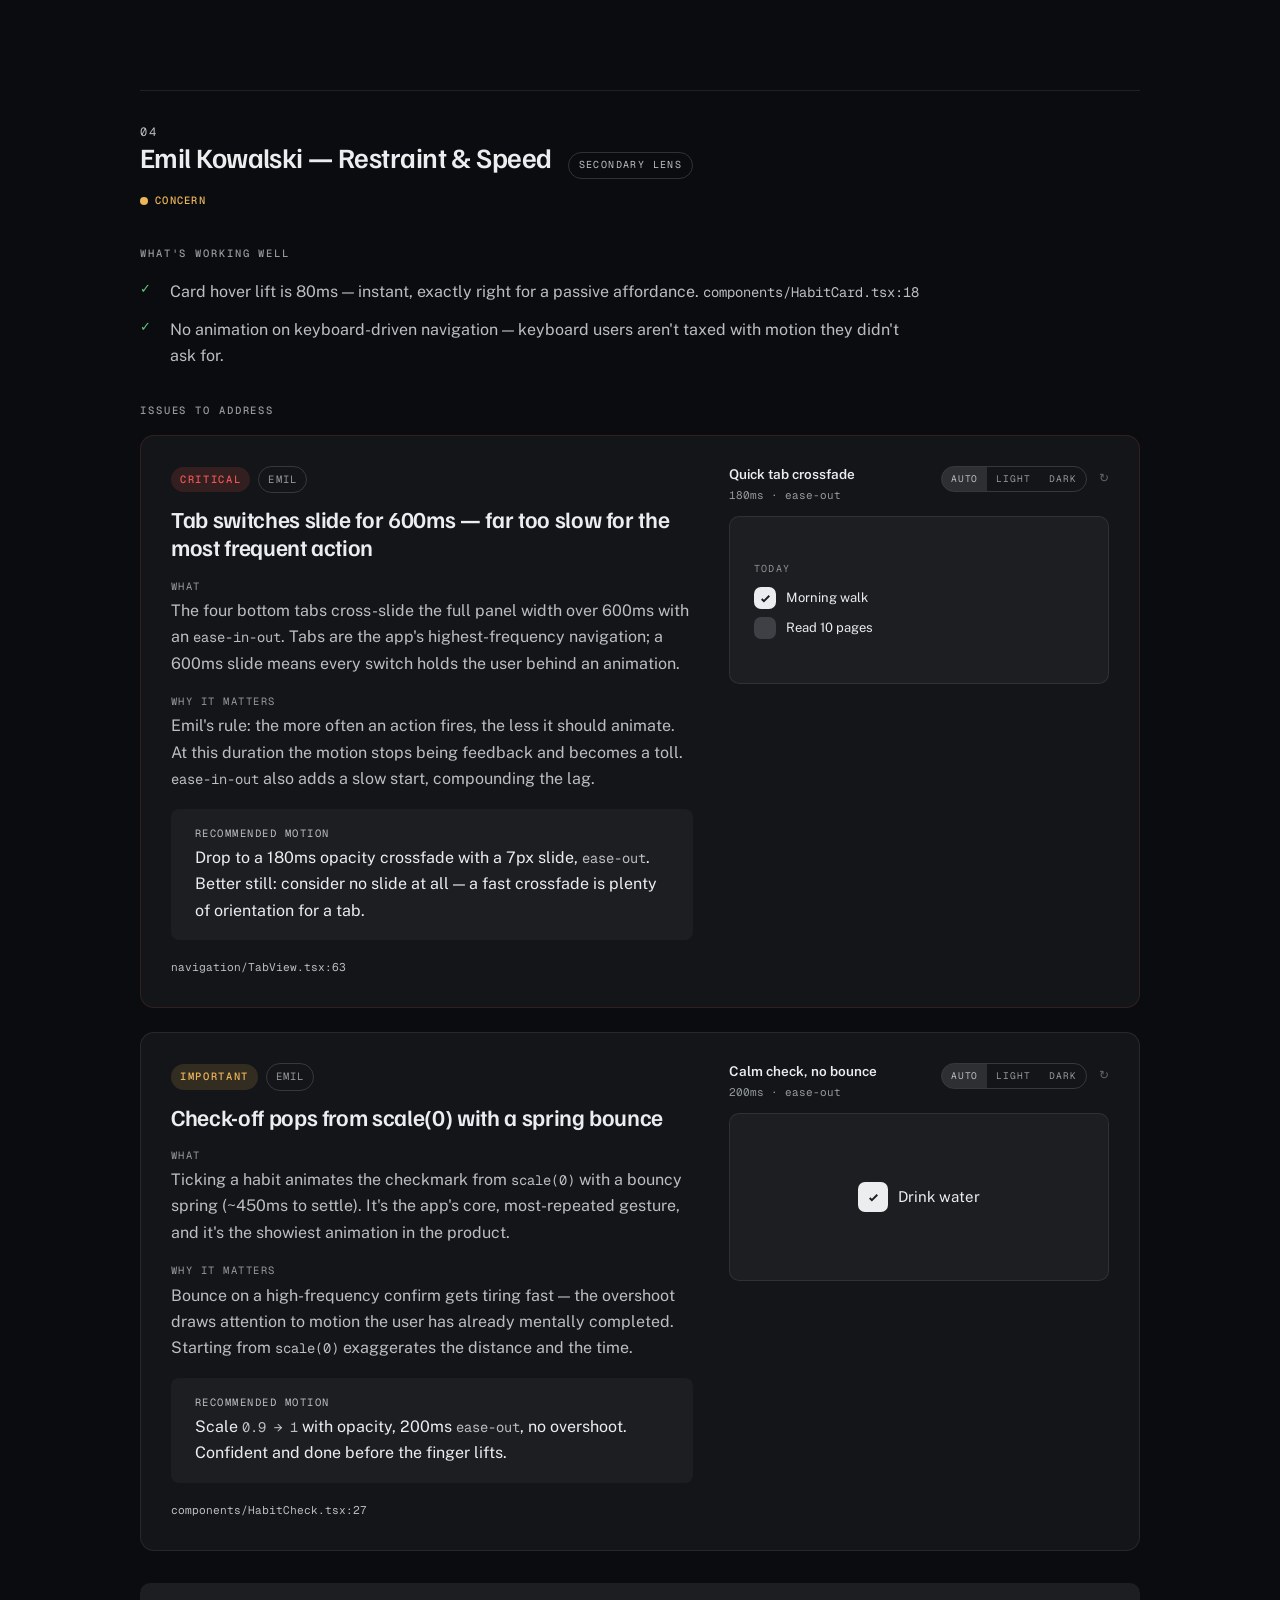
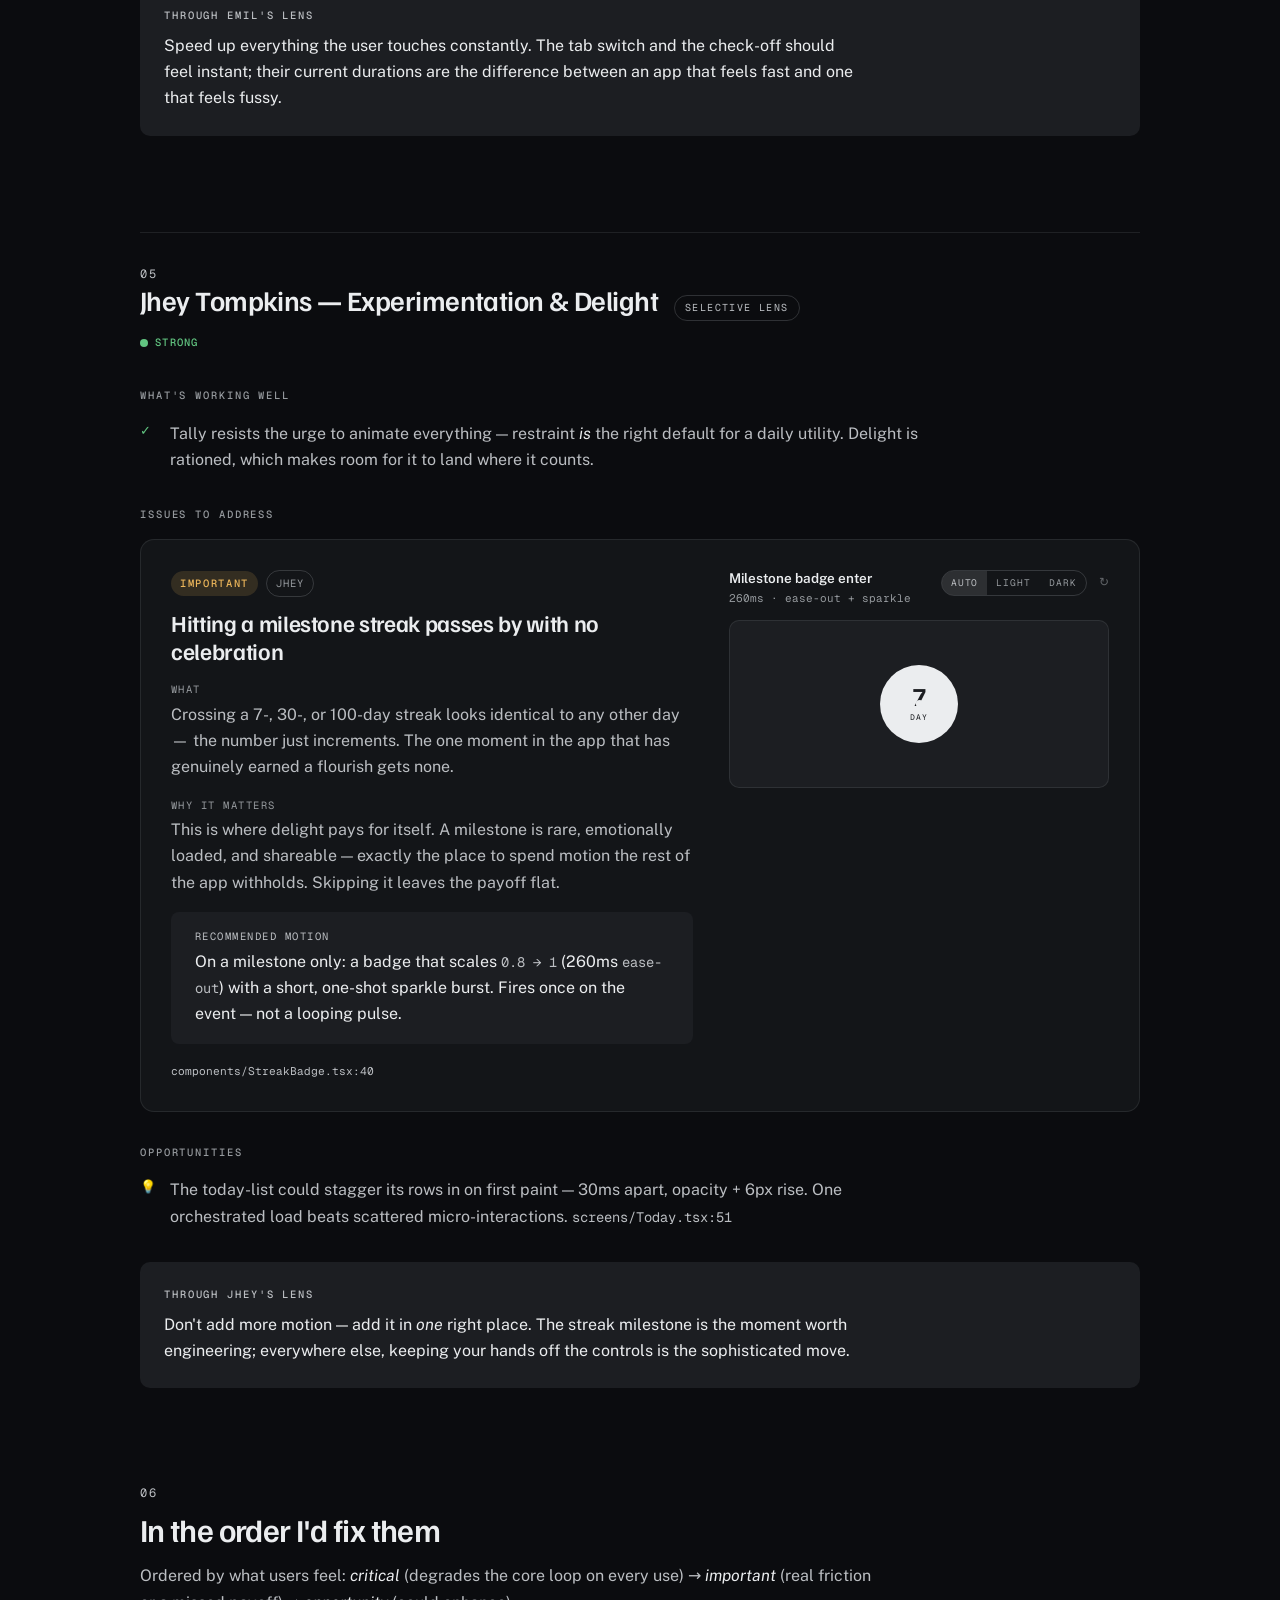
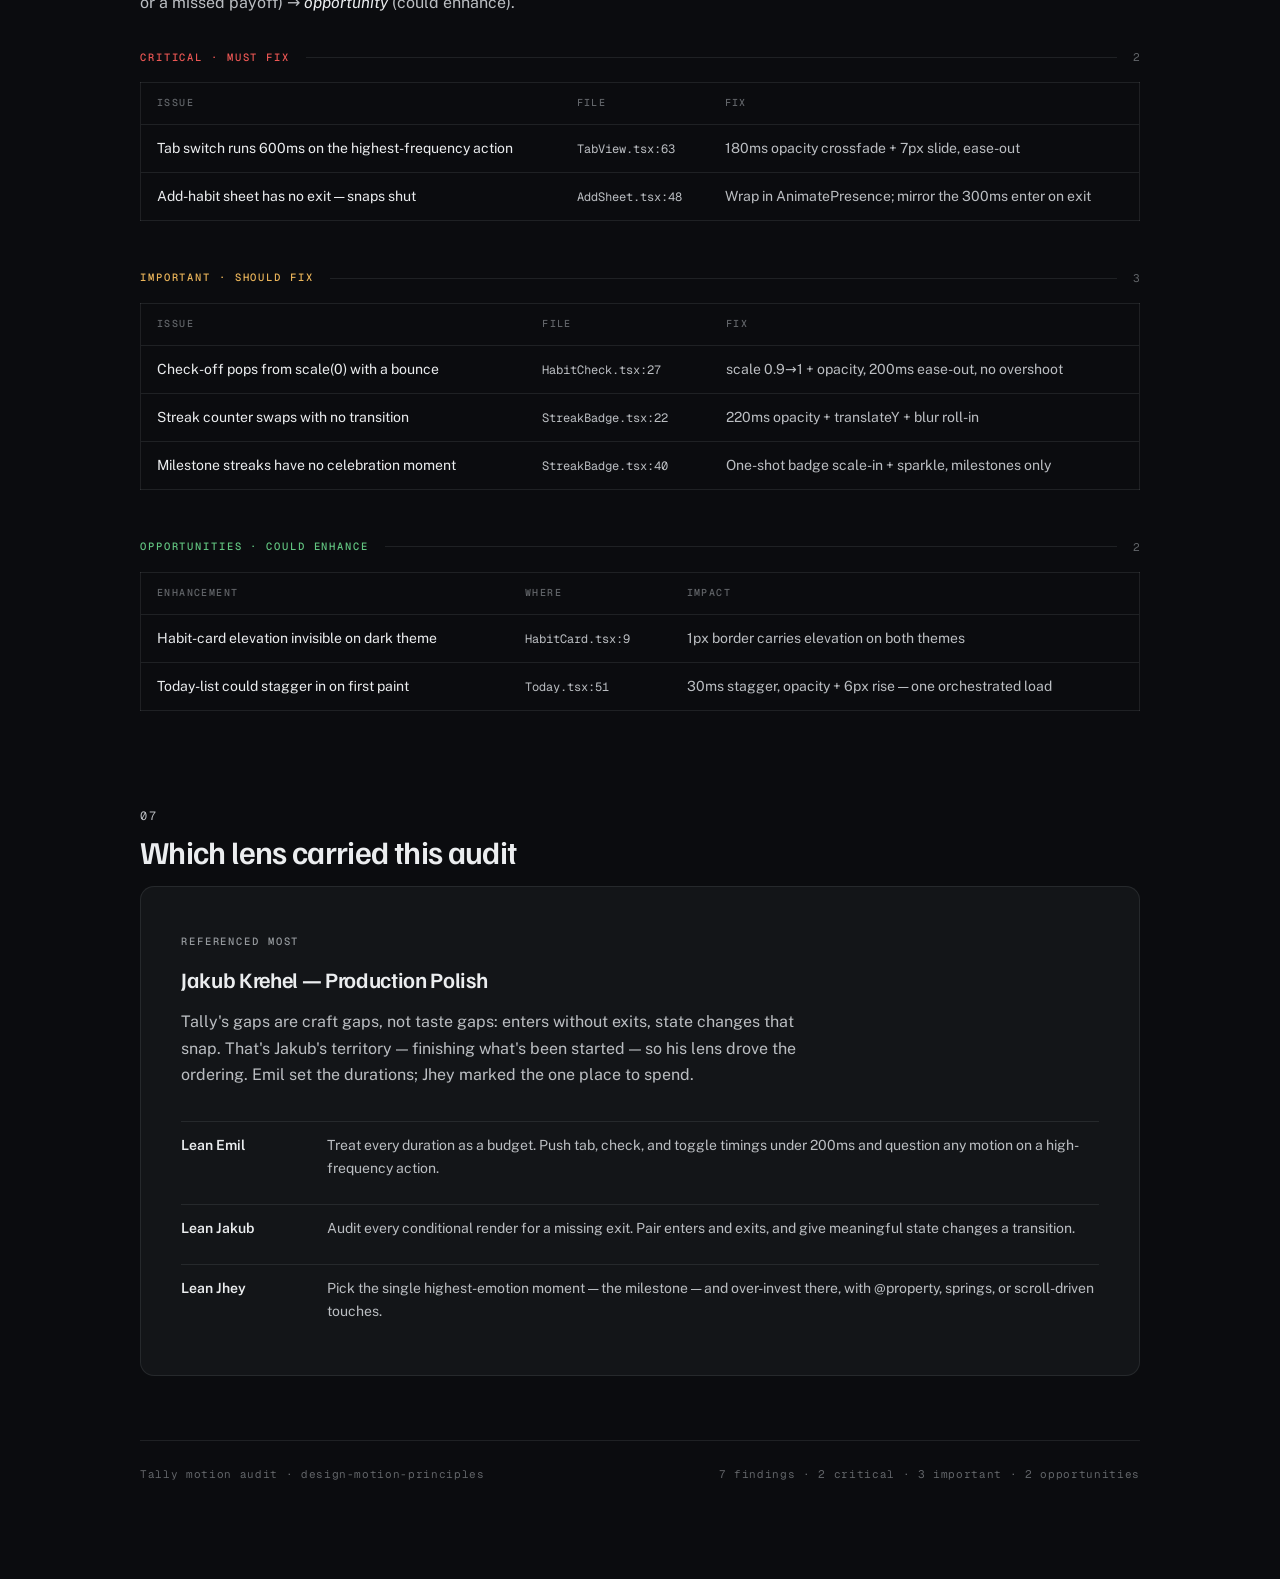
<file: .claude/skills/design-motion-principles/references/report-template.html>
<!doctype html>
<html lang="en">
<head>
<meta charset="utf-8" />
<meta name="viewport" content="width=device-width, initial-scale=1" />
<title>Tally — Motion Audit · design-motion-principles</title>

<!--
  ════════════════════════════════════════════════════════════════════
  design-motion-principles MOTION AUDIT — reference template
  worked example: "Tally" (habit & streak tracker · React + Framer Motion)
  ════════════════════════════════════════════════════════════════════
  Canonical HTML report for the motion audit. Self-contained: one file,
  no local asset dependencies. Fonts load from a CDN with a robust
  fallback stack and degrade gracefully offline.

  DISTINCT SIBLING of thumb-first's report-template.html — same system
  architecture (OKLCH tokens, mono micro-labels, severity channel,
  finding cards), but its OWN identity: COOL slate-graphite (hue 255)
  instead of warm graphite, a magenta-rose accent, and the Familjen /
  Onest / Geist Mono type family. The personality is time + movement.

  COLOR CHANNELS — keep them separate:
    • Fixed identity .... cool slate-graphite + chalk. Carries NO meaning.
    • --accent .......... ONE color SAMPLED FROM THE AUDITED PRODUCT.
                          Brand chrome only (eyebrow tick, section
                          numerals, links, recommended-motion accents).
                          NEVER used for severity or the timing ramp.
    • Severity .......... fixed: --crit / --imp / --opp. Never adaptive.
    • Timing ramp ....... fixed: instant/responsive (green) · deliberate
                          (amber) · sluggish (red). Diagram + legend only.
    • Verdict chips ..... fixed: strong / concern / problem / mixed.

  THE DEMO CARDS are the centerpiece — the only animated elements in the
  document. Each Critical or Important finding gets a live, looping CSS
  demo of the RECOMMENDED motion, with a pure-CSS Light/Dark stage toggle
  so the reader can check the motion on either surface. Opportunities
  never get a demo card. The report itself has NO entrance, scroll, or
  mount animation — anything else would reproduce the slop this skill
  audits against.

  MODULAR SECTIONS — render a section ONLY if the audit produced it.
-->

<link rel="preconnect" href="https://fonts.googleapis.com">
<link rel="preconnect" href="https://fonts.gstatic.com" crossorigin>
<link href="https://fonts.googleapis.com/css2?family=Familjen+Grotesk:wght@400;500;600;700&family=Public+Sans:wght@400;500;600;700&family=Geist+Mono:wght@400;500;600&display=swap" rel="stylesheet">

<style>
  :root {
    /* ——— Fixed identity: COOL slate-graphite + chalk (near-achromatic) ——— */
    --ink:        oklch(0.155 0.006 255);
    --surface:    oklch(0.195 0.007 255);
    --surface-2:  oklch(0.235 0.008 255);
    --paper:      oklch(0.945 0.004 255);
    --paper-dim:  oklch(0.800 0.006 255);
    --muted:      oklch(0.680 0.008 255);
    --faint:      oklch(0.505 0.008 255);
    --line:       oklch(0.95 0.01 255 / 0.09);
    --line-strong:oklch(0.95 0.01 255 / 0.16);

    /* ——— Accent (NEUTRAL BY DEFAULT) ———
       The report has no primary color. --accent aliases the contrast
       neutral (--paper) so any element that historically wanted a brand
       splash now reads as quiet chrome. An individual audit can repoint
       these three to a sampled brand color if appropriate, but the
       default — and the worked example — keeps the chrome neutral and
       lets severity be the only color in the report. */
    --accent:      var(--paper);
    --accent-soft: var(--paper-dim);
    --accent-tint: color-mix(in oklch, var(--paper) 12%, transparent);

    /* ——— Severity (FIXED — never adaptive) ——— */
    --crit:      oklch(0.655 0.185 25);
    --crit-tint: oklch(0.655 0.185 25 / 0.15);
    --imp:       oklch(0.805 0.125 78);
    --imp-tint:  oklch(0.805 0.125 78 / 0.15);
    --opp:       oklch(0.745 0.135 152);
    --opp-tint:  oklch(0.745 0.135 152 / 0.15);

    /* ——— Timing-budget ramp (FIXED — diagram + its legend only) ——— */
    --t-good:  oklch(0.745 0.135 152);  /* instant + responsive */
    --t-mid:   oklch(0.805 0.125 78);   /* deliberate           */
    --t-slow:  oklch(0.655 0.185 25);   /* sluggish             */

    /* ——— Verdict (FIXED — lens table) ——— */
    --strong:  var(--opp);
    --concern: var(--imp);
    --problem: var(--crit);

    /* ——— Spacing (4pt scale, semantic) ——— */
    --s1:4px; --s2:8px; --s3:12px; --s4:16px; --s5:24px;
    --s6:32px; --s7:48px; --s8:64px; --s9:96px;

    --display: "Familjen Grotesk", "Hanken Grotesk", system-ui, sans-serif;
    --sans: "Public Sans", -apple-system, BlinkMacSystemFont, "Segoe UI", system-ui, sans-serif;
    --mono: "Geist Mono", ui-monospace, "SF Mono", Menlo, monospace;
  }

  /* ═══════════════ LIGHT-MODE OVERRIDES ═══════════════
     Activated when the global theme toggle is set to Light. Every token
     above gets a counterpart here — same hue, mirrored L — so the report
     reads cleanly on light backgrounds. Hue stays 255 (cool slate) so the
     identity is the same character, just inverted. */
  :root:has(#theme-light:checked) {
    --ink:        oklch(0.985 0.003 255);  /* light page bg */
    --surface:    oklch(0.965 0.004 255);
    --surface-2:  oklch(0.940 0.005 255);
    --paper:      oklch(0.180 0.006 255);  /* dark text */
    --paper-dim:  oklch(0.330 0.008 255);
    --muted:      oklch(0.475 0.010 255);
    --faint:      oklch(0.640 0.009 255);
    --line:       oklch(0.180 0.010 255 / 0.12);
    --line-strong:oklch(0.180 0.010 255 / 0.22);

    /* Accent stays aliased to --paper (now the dark ink in light mode),
       so chrome inverts automatically. No additional override needed. */

    /* Severity: same hues, deeper L for legibility on light bg */
    --crit:      oklch(0.555 0.195 25);
    --crit-tint: oklch(0.555 0.195 25 / 0.12);
    --imp:       oklch(0.580 0.155 78);
    --imp-tint:  oklch(0.580 0.155 78 / 0.14);
    --opp:       oklch(0.555 0.140 152);
    --opp-tint:  oklch(0.555 0.140 152 / 0.13);

    /* Timing ramp follows severity */
    --t-good: oklch(0.555 0.140 152);
    --t-mid:  oklch(0.580 0.155 78);
    --t-slow: oklch(0.555 0.195 25);
  }

  /* SVG dot label: light text in light-mode (deeper dots), dark text in dark-mode (lighter dots) */
  :root:has(#theme-light:checked) .tf-dot-text { fill: oklch(0.985 0.003 255); }

  * { box-sizing: border-box; }
  html, body { margin: 0; padding: 0; }
  body {
    background: var(--ink);
    color: var(--paper);
    font-family: var(--sans);
    font-size: 16px;
    line-height: 1.65;
    -webkit-font-smoothing: antialiased;
    text-rendering: optimizeLegibility;
  }
  ::selection { background: var(--accent-tint); }
  a { color: var(--accent-soft); text-underline-offset: 3px; text-decoration-thickness: 1px; }

  .wrap { max-width: 1080px; margin: 0 auto; padding: clamp(40px, 6vw, 72px) clamp(20px, 5vw, 40px) 96px; }

  /* shared micro-label */
  .mono-label {
    font-family: var(--mono);
    font-size: 10.5px;
    letter-spacing: 0.18em;
    text-transform: uppercase;
    color: var(--muted);
    font-weight: 500;
  }
  code { font-family: var(--mono); font-size: 0.86em; color: var(--paper-dim); }

  /* visually-hidden (theme + stage radios) */
  .vh { position: absolute; width: 1px; height: 1px; padding: 0; margin: -1px; overflow: hidden; clip: rect(0 0 0 0); white-space: nowrap; border: 0; }

  /* ───────────── Global theme switch ───────────── */
  .theme-switch { display: flex; justify-content: flex-end; margin-bottom: var(--s5); }
  .theme-switch__pill { display: inline-flex; align-items: center; gap: 0; border: 1px solid var(--line-strong); border-radius: 100px; overflow: hidden; }
  .theme-switch__pill label { font-family: var(--mono); font-size: 10.5px; letter-spacing: 0.14em; text-transform: uppercase; color: var(--muted); padding: 6px 14px; cursor: pointer; user-select: none; transition: background 0.15s ease, color 0.15s ease; }
  #theme-dark:checked  ~ .theme-switch__pill label[for="theme-dark"],
  #theme-light:checked ~ .theme-switch__pill label[for="theme-light"] { background: var(--accent-tint); color: var(--accent-soft); }

  /* ───────────── Header ───────────── */
  header.doc { padding-bottom: var(--s7); margin-bottom: var(--s8); border-bottom: 1px solid var(--line); }
  .eyebrow {
    font-family: var(--mono);
    font-size: 11px; letter-spacing: 0.2em; text-transform: uppercase;
    color: var(--muted); display: inline-flex; align-items: center; gap: var(--s3);
  }
  .eyebrow::before { content: ""; width: 22px; height: 2px; background: var(--accent); display: inline-block; }
  h1.title {
    font-family: var(--display);
    font-size: clamp(38px, 6vw, 60px);
    font-weight: 700; letter-spacing: -0.025em; line-height: 1.02;
    margin: var(--s5) 0 var(--s4); color: var(--paper); max-width: 17ch;
  }
  .lede { font-size: clamp(17px, 2.2vw, 19px); color: var(--paper-dim); max-width: 66ch; line-height: 1.6; }
  .meta-row { display: flex; flex-wrap: wrap; gap: var(--s6); margin-top: var(--s6); }
  .meta-row .k { display: block; margin-bottom: 4px; }
  .meta-row .v { font-size: 15px; color: var(--paper); }

  .stats { display: flex; gap: clamp(20px, 4vw, 44px); margin-top: var(--s7); flex-wrap: wrap; }
  .stat .num { font-family: var(--display); font-size: 40px; font-weight: 600; letter-spacing: -0.02em; line-height: 1; font-variant-numeric: tabular-nums; }
  .stat.crit .num { color: var(--crit); }
  .stat.imp .num  { color: var(--imp); }
  .stat.opp .num  { color: var(--opp); }
  .stat .lbl { margin-top: var(--s2); }
  .stat a { color: inherit; text-decoration: none; }
  .stat a:hover .num { text-decoration: underline; text-underline-offset: 5px; text-decoration-thickness: 2px; }

  /* ───────────── Section scaffolding ───────────── */
  section { margin-bottom: var(--s9); }
  .sec-index { font-family: var(--mono); font-size: 12px; letter-spacing: 0.16em; color: var(--accent-soft); }
  h2.section-title {
    font-family: var(--display);
    font-size: clamp(24px, 3.4vw, 32px);
    font-weight: 600; letter-spacing: -0.02em; line-height: 1.1;
    margin: var(--s2) 0 var(--s4); color: var(--paper);
  }
  .section-sub { color: var(--paper-dim); max-width: 74ch; margin: 0 0 var(--s6); }
  .section-sub em { color: var(--paper); font-style: italic; }

  /* ───────────── Overall assessment ───────────── */
  .assessment { border-top: 1px solid var(--line); padding-top: var(--s6); }
  .assessment .mono-label { color: var(--accent-soft); }
  .assessment p { font-family: var(--display); font-weight: 400; font-size: clamp(20px, 2.8vw, 26px); line-height: 1.42; letter-spacing: -0.01em; color: var(--paper); max-width: 34ch; margin: var(--s4) 0 0; }
  .assessment p em { font-style: italic; color: var(--accent-soft); }

  /* ───────────── Lens summary table ───────────── */
  .lens-table { width: 100%; border-collapse: collapse; border: 1px solid var(--line); }
  .lens-table th, .lens-table td { padding: var(--s4) var(--s5); text-align: left; border-bottom: 1px solid var(--line); vertical-align: top; }
  .lens-table tr:last-child td { border-bottom: none; }
  .lens-table thead th { font-family: var(--mono); font-size: 10.5px; letter-spacing: 0.16em; text-transform: uppercase; color: var(--faint); font-weight: 500; }
  .lens-table tbody tr:hover { background: oklch(0.95 0.01 255 / 0.018); }
  .lens-name { font-weight: 600; color: var(--paper); width: 28%; }
  .lens-name .who { display: block; margin-top: 2px; color: var(--muted); font-weight: 400; font-size: 13.5px; }
  .lens-name .weight { display: inline-block; margin-top: 6px; font-family: var(--mono); font-size: 9.5px; letter-spacing: 0.12em; text-transform: uppercase; color: var(--accent-soft); }
  .lens-read { color: var(--paper-dim); }
  .lens-read em { color: var(--paper); font-style: italic; }
  .verdict { display: inline-flex; align-items: center; gap: 7px; font-family: var(--mono); font-size: 10.5px; letter-spacing: 0.12em; text-transform: uppercase; font-weight: 500; }
  .verdict::before { content: ""; width: 8px; height: 8px; border-radius: 50%; flex-shrink: 0; }
  .v-strong  { color: var(--strong); }  .v-strong::before  { background: var(--strong); }
  .v-concern { color: var(--concern); } .v-concern::before { background: var(--concern); }
  .v-problem { color: var(--problem); } .v-problem::before { background: var(--problem); }
  .v-mixed   { color: var(--muted); }   .v-mixed::before   { background: var(--muted); }

  /* ───────────── Timing-budget diagram ───────────── */
  .timing-grid { display: grid; grid-template-columns: 1fr 320px; gap: clamp(28px, 5vw, 56px); align-items: start; }
  @media (max-width: 860px) { .timing-grid { grid-template-columns: 1fr; } }
  .timing-figure { width: 100%; height: auto; }
  .timing-key h4 { margin: 0 0 var(--s4); }
  .key-list { list-style: none; margin: 0 0 var(--s6); padding: 0; display: grid; gap: 2px; }
  .key-list li { display: grid; grid-template-columns: 22px 1fr auto; align-items: baseline; gap: var(--s3); padding: var(--s2) 0; border-bottom: 1px solid var(--line); }
  .key-list li:last-child { border-bottom: none; }
  .key-list .kn { font-family: var(--mono); font-size: 12px; color: var(--paper); font-variant-numeric: tabular-nums; }
  .key-list .ka { color: var(--paper-dim); }
  .key-list .kt { font-family: var(--mono); font-size: 11px; letter-spacing: 0.04em; font-variant-numeric: tabular-nums; }
  .kt.good { color: var(--t-good); }
  .kt.mid  { color: var(--t-mid); }
  .kt.slow { color: var(--t-slow); }
  .kt.none { color: var(--faint); }
  .zone-defs { display: grid; gap: var(--s3); margin-top: var(--s5); }
  .zone-def { display: grid; grid-template-columns: 12px 1fr; gap: var(--s3); align-items: start; }
  .zone-def .dot { width: 11px; height: 11px; border-radius: 50%; margin-top: 6px; }
  .zone-def .zt { font-weight: 600; color: var(--paper); }
  .zone-def .zd { font-size: 13.5px; color: var(--muted); }
  .whats-off { margin-top: var(--s5); padding-top: var(--s5); border-top: 1px solid var(--line); }
  .whats-off .mono-label { color: var(--accent-soft); }
  .whats-off p { margin: var(--s2) 0 0; color: var(--paper-dim); font-size: 14px; max-width: 60ch; }

  /* ───────────── Per-lens sections ───────────── */
  .lens-sec { margin-bottom: var(--s9); padding-top: var(--s6); border-top: 1px solid var(--line); }
  .lens-sec__head { display: flex; align-items: baseline; gap: var(--s4); flex-wrap: wrap; margin-bottom: var(--s2); }
  .lens-sec__head h3 { font-family: var(--display); font-size: clamp(22px, 3vw, 28px); font-weight: 600; letter-spacing: -0.02em; line-height: 1.1; margin: 0; color: var(--paper); }
  .lens-sec__weight { font-family: var(--mono); font-size: 10px; letter-spacing: 0.14em; text-transform: uppercase; color: var(--accent-soft); border: 1px solid var(--line-strong); border-radius: 100px; padding: 4px 10px; }
  .lens-sec__verdict { margin: 0 0 var(--s6); }

  .lens-block { margin: var(--s6) 0; }
  .lens-block > .mono-label { display: block; margin-bottom: var(--s4); }
  .lens-list { list-style: none; margin: 0; padding: 0; display: grid; gap: var(--s3); max-width: 78ch; }
  .lens-list li { display: grid; grid-template-columns: 22px 1fr; gap: var(--s2); align-items: start; color: var(--paper-dim); }
  .lens-list .mk { font-family: var(--mono); font-size: 13px; line-height: 1.5; }
  .lens-list.good .mk { color: var(--strong); }
  .lens-list.opp .mk  { color: var(--accent-soft); }
  .lens-list li em { color: var(--paper); font-style: italic; }

  .lens-take { margin-top: var(--s6); background: var(--surface-2); border-radius: 10px; padding: var(--s5); }
  .lens-take .mono-label { color: var(--accent-soft); display: block; margin-bottom: var(--s2); }
  .lens-take p { margin: 0; color: var(--paper); max-width: 70ch; }

  .lens-empty { font-style: italic; color: var(--faint); padding: var(--s3) 0; }

  /* ───────────── Finding rows (prose + live demo card) ───────────── */
  .findings { display: flex; flex-direction: column; gap: var(--s5); }
  .finding-row { display: grid; grid-template-columns: 1fr 380px; gap: clamp(24px, 3vw, 36px); align-items: start; background: var(--surface); border: 1px solid var(--line); border-radius: 14px; padding: clamp(22px, 3vw, 30px); }
  .finding-row[data-sev="crit"] { border-color: var(--crit-tint); }
  @media (max-width: 860px) { .finding-row { grid-template-columns: 1fr; } }

  .find-tags { display: flex; flex-wrap: wrap; gap: var(--s2); align-items: center; margin-bottom: var(--s3); }
  .severity { font-family: var(--mono); font-size: 10.5px; letter-spacing: 0.16em; text-transform: uppercase; font-weight: 500; padding: 4px 9px; border-radius: 100px; }
  .severity.crit { background: var(--crit-tint); color: var(--crit); }
  .severity.imp  { background: var(--imp-tint);  color: var(--imp); }
  .severity.opp  { background: var(--opp-tint);  color: var(--opp); }
  .lens-chip { font-family: var(--mono); font-size: 10.5px; letter-spacing: 0.1em; text-transform: uppercase; color: var(--muted); padding: 4px 9px; border: 1px solid var(--line-strong); border-radius: 100px; }
  .find-title { font-family: var(--display); font-size: clamp(19px, 2.4vw, 23px); font-weight: 600; letter-spacing: -0.015em; line-height: 1.22; margin: 0 0 var(--s4); color: var(--paper); }
  .find-body { display: grid; gap: var(--s4); }
  .find-body p { margin: 0; color: var(--paper-dim); }
  .find-body p em { color: var(--paper); font-style: italic; }
  .find-body .label { font-family: var(--mono); font-size: 10.5px; letter-spacing: 0.14em; text-transform: uppercase; color: var(--muted); display: block; margin-bottom: 3px; }
  .fix { background: var(--surface-2); border-radius: 8px; padding: var(--s4) var(--s5); }
  .fix .label { color: var(--accent-soft); }
  .fix p { color: var(--paper); }
  .find-loc { font-size: 13px; }

  /* ───────────── Demo card (the centerpiece) ───────────── */
  .demo { position: relative; align-self: start; position: sticky; top: var(--s5); }
  @media (max-width: 860px) { .demo { position: static; } }
  .demo__bar { display: flex; align-items: flex-start; justify-content: space-between; gap: var(--s3); margin-bottom: var(--s3); }
  .demo__meta { min-width: 0; }
  .demo__title { display: block; font-size: 13.5px; font-weight: 600; color: var(--paper); line-height: 1.3; }
  .demo__timing { display: block; font-family: var(--mono); font-size: 11px; color: var(--muted); margin-top: 2px; font-variant-numeric: tabular-nums; }
  .demo__controls { display: flex; align-items: center; gap: var(--s3); flex-shrink: 0; }
  .demo__loop { font-family: var(--mono); font-size: 12px; color: var(--faint); }

  /* segmented Auto/Light/Dark stage toggle (pure CSS).
     Auto = follow global theme via theme tokens. Light/Dark = locked overrides. */
  .seg { display: inline-flex; border: 1px solid var(--line-strong); border-radius: 100px; overflow: hidden; }
  .seg label { font-family: var(--mono); font-size: 9.5px; letter-spacing: 0.1em; text-transform: uppercase; color: var(--muted); padding: 4px 9px; cursor: pointer; user-select: none; transition: background 0.15s ease, color 0.15s ease; }
  .demo input[id$="-a"]:checked ~ .demo__bar .seg label[for$="-a"],
  .demo input[id$="-l"]:checked ~ .demo__bar .seg label[for$="-l"],
  .demo input[id$="-d"]:checked ~ .demo__bar .seg label[for$="-d"] { background: var(--accent-tint); color: var(--accent-soft); }

  .demo__stage {
    /* AUTO default — stage uses the report's elevated surface, follows theme */
    --st-bg: var(--surface-2);
    --st-fg: var(--paper);
    --st-line: var(--line-strong);
    --st-dim: color-mix(in oklch, var(--paper) 55%, transparent);
    background: var(--st-bg); color: var(--st-fg);
    border: 1px solid var(--line); border-radius: 10px;
    padding: var(--s6) var(--s5); min-height: 168px;
    display: flex; align-items: center; justify-content: center; overflow: hidden;
  }
  /* Locked Light: hardcoded light, regardless of report theme */
  .demo input[id$="-l"]:checked ~ .demo__stage {
    --st-bg: oklch(0.985 0.003 255);
    --st-fg: oklch(0.180 0.006 255);
    --st-line: oklch(0.180 0.010 255 / 0.18);
    --st-dim: oklch(0.180 0.010 255 / 0.45);
  }
  /* Locked Dark: hardcoded dark, regardless of report theme */
  .demo input[id$="-d"]:checked ~ .demo__stage {
    --st-bg: oklch(0.180 0.006 255);
    --st-fg: oklch(0.985 0.003 255);
    --st-line: oklch(0.985 0.010 255 / 0.18);
    --st-dim: oklch(0.985 0.010 255 / 0.50);
  }

  /* generic demo primitives, themed by the stage vars
     (intentionally follow --st-fg/--st-bg, NOT the page accent — so they
     contrast correctly even when a stage is locked to a different theme
     than the page). */
  .ui-btn { display: inline-flex; align-items: center; justify-content: center; padding: 9px 18px; border-radius: 8px; background: var(--st-fg); color: var(--st-bg); font-family: var(--sans); font-size: 13px; font-weight: 600; }
  .ui-card { background: var(--st-bg); border: 1px solid var(--st-line); border-radius: 10px; padding: 14px 16px; min-width: 180px; box-shadow: 0 8px 24px oklch(0 0 0 / 0.12); }
  .ui-row { display: flex; align-items: center; gap: 10px; font-size: 13px; color: var(--st-fg); }
  .ui-check { width: 22px; height: 22px; border-radius: 7px; background: var(--st-fg); display: inline-flex; align-items: center; justify-content: center; flex-shrink: 0; }
  .ui-check svg { width: 13px; height: 13px; stroke: var(--st-bg); }
  .ui-num { font-family: var(--display); font-size: 34px; font-weight: 700; color: var(--st-fg); font-variant-numeric: tabular-nums; letter-spacing: -0.02em; }
  .ui-label { font-family: var(--mono); font-size: 10px; letter-spacing: 0.12em; text-transform: uppercase; color: var(--st-dim); }
  /* milestone badge + sparks read off stage tokens (--st-fg disc, --st-bg ink),
     set inline on the elements — same contract as every other stage primitive,
     never --accent, correct in any locked stage. */

  /* ───────────── Combined recommendations ───────────── */
  .rec { margin-bottom: var(--s7); }
  .rec .tier-label { display: flex; align-items: center; gap: var(--s4); margin: 0 0 var(--s4); }
  .rec .tier-label .mono-label { white-space: nowrap; }
  .rec .tier-label .rule { height: 1px; background: var(--line); flex: 1; }
  .rec .tier-label .count { font-family: var(--mono); font-size: 11px; color: var(--faint); }
  .rec.crit .mono-label { color: var(--crit); }
  .rec.imp  .mono-label { color: var(--imp); }
  .rec.opp  .mono-label { color: var(--opp); }
  .rec-table { width: 100%; border-collapse: collapse; border: 1px solid var(--line); font-size: 14px; }
  .rec-table th, .rec-table td { text-align: left; padding: var(--s3) var(--s4); border-bottom: 1px solid var(--line); vertical-align: top; }
  .rec-table tr:last-child td { border-bottom: none; }
  .rec-table thead th { font-family: var(--mono); font-size: 10px; letter-spacing: 0.14em; text-transform: uppercase; color: var(--faint); font-weight: 500; }
  .rec-table td:first-child { color: var(--paper); }
  .rec-table td:nth-child(2) { white-space: nowrap; }
  .rec-table td { color: var(--paper-dim); }

  /* ───────────── Reference summary (closing) ───────────── */
  .ref-summary { background: var(--surface); border: 1px solid var(--line); border-radius: 14px; padding: clamp(24px, 4vw, 40px); }
  .ref-summary .big { font-family: var(--display); font-size: clamp(18px, 2.4vw, 22px); font-weight: 600; letter-spacing: -0.015em; color: var(--paper); margin: var(--s2) 0 0; }
  .ref-summary .why { color: var(--paper-dim); margin: var(--s3) 0 var(--s6); max-width: 64ch; }
  .ref-lean { display: grid; gap: var(--s3); margin: 0; padding: 0; list-style: none; }
  .ref-lean li { display: grid; grid-template-columns: 130px 1fr; gap: var(--s4); padding: var(--s3) 0; border-top: 1px solid var(--line); color: var(--paper-dim); font-size: 14px; }
  .ref-lean .nm { font-weight: 600; color: var(--paper); }

  footer.doc { margin-top: var(--s8); padding-top: var(--s5); border-top: 1px solid var(--line); font-family: var(--mono); font-size: 11px; letter-spacing: 0.06em; color: var(--faint); display: flex; justify-content: space-between; flex-wrap: wrap; gap: var(--s3); }

  /* ───────────── Narrow screens ───────────── */
  @media (max-width: 600px) {
    .lens-table { display: block; padding: var(--s2) var(--s4); }
    .lens-table thead { display: none; }
    .lens-table tbody, .lens-table tr, .lens-table td { display: block; }
    .lens-table tr { padding: var(--s4) 0; border-bottom: 1px solid var(--line); }
    .lens-table tr:last-child { border-bottom: none; }
    .lens-table td { padding: 0; border: none; }
    .lens-table .lens-name { width: auto; margin-bottom: var(--s2); }
    .lens-table .verdict { margin-bottom: var(--s2); }
    .ref-lean li { grid-template-columns: 1fr; gap: var(--s1); }
  }

  /* ───────────── The ONLY animation in the report: the demo cards ───────────── */
  @media (prefers-reduced-motion: no-preference) {
    .lens-table tbody tr, .finding-row { transition: border-color 0.2s ease; }

    /* 01 · quick tab crossfade — 180ms ease-out */
    @keyframes m1 {
      0%   { opacity: 0; transform: translateX(7px); }
      55%  { opacity: 1; transform: translateX(0); }
      100% { opacity: 1; transform: translateX(0); }
    }
    .demo-1__mt { animation: m1 3s cubic-bezier(0.22,1,0.36,1) infinite; }

    /* 02 · sheet enter (mirror for exit) — 300ms ease-out-quint */
    @keyframes m2 {
      0%   { opacity: 0; transform: translateY(115%); }
      45%  { opacity: 1; transform: translateY(0); }
      100% { opacity: 1; transform: translateY(0); }
    }
    .demo-2__mt { animation: m2 3s cubic-bezier(0.22,1,0.36,1) infinite; }

    /* 03 · calm check — 200ms ease-out, no bounce */
    @keyframes m3 {
      0%   { opacity: 0; transform: scale(0.9); }
      55%  { opacity: 1; transform: scale(1); }
      100% { opacity: 1; transform: scale(1); }
    }
    .demo-3__mt .ui-check { animation: m3 3s cubic-bezier(0.33,1,0.68,1) infinite; transform-origin: center; }

    /* 04 · number roll — 220ms, opacity + translateY + blur */
    @keyframes m4 {
      0%   { opacity: 0; transform: translateY(10px); filter: blur(5px); }
      55%  { opacity: 1; transform: translateY(0);   filter: blur(0); }
      100% { opacity: 1; transform: translateY(0);   filter: blur(0); }
    }
    .demo-4__mt .ui-num { animation: m4 3s cubic-bezier(0.22,1,0.36,1) infinite; display: inline-block; }

    /* 05 · milestone badge enter — 260ms ease-out + one-shot sparkle */
    @keyframes m5 {
      0%   { opacity: 0; transform: scale(0.8); }
      50%  { opacity: 1; transform: scale(1); }
      100% { opacity: 1; transform: scale(1); }
    }
    @keyframes m5spark {
      0%   { opacity: 0; transform: translate(0,0) scale(0.4); }
      35%  { opacity: 1; }
      70%  { opacity: 0; transform: translate(var(--dx), var(--dy)) scale(1); }
      100% { opacity: 0; transform: translate(var(--dx), var(--dy)) scale(1); }
    }
    .demo-5__mt .badge { animation: m5 3s cubic-bezier(0.34,1.0,0.5,1) infinite; transform-origin: center; }
    .demo-5__mt .spark { animation: m5spark 3s ease-out infinite; }
  }

  @media (prefers-reduced-motion: reduce) {
    .demo__loop { display: none; }
    [class*="__mt"], [class*="__mt"] * { animation: none !important; transition: none !important; }
    .demo-5__mt .spark { opacity: 0; }
  }
</style>
</head>
<body>
<div class="wrap">

  <!-- ═══════════ GLOBAL THEME TOGGLE ═══════════ -->
  <div class="theme-switch" role="radiogroup" aria-label="Report theme">
    <input class="vh" type="radio" name="theme" id="theme-dark" checked>
    <input class="vh" type="radio" name="theme" id="theme-light">
    <div class="theme-switch__pill">
      <label for="theme-dark">Dark</label>
      <label for="theme-light">Light</label>
    </div>
  </div>

  <!-- ═══════════ HEADER ═══════════ -->
  <header class="doc">
    <div class="eyebrow">Motion audit · design-motion-principles</div>
    <h1 class="title">Tally — what to slow down, speed up, and finish</h1>
    <p class="lede">
      A pass over Tally's core loop — check-off, tab switches, the add-habit sheet, and the streak milestones —
      read through three motion practitioners' lenses, ordered by what users feel most and the order to fix it.
    </p>
    <div class="meta-row">
      <div><span class="mono-label k">What it is</span><span class="v">Habit &amp; streak tracker, used in quick daily bursts</span></div>
      <div><span class="mono-label k">Stack</span><span class="v">Mobile web · React + Framer Motion</span></div>
    </div>
    <div class="stats">
      <div class="stat"><div class="num">7</div><div class="mono-label lbl">Findings</div></div>
      <div class="stat crit"><a href="#rec-crit"><div class="num">2</div><div class="mono-label lbl">Critical</div></a></div>
      <div class="stat imp"><a href="#rec-imp"><div class="num">3</div><div class="mono-label lbl">Important</div></a></div>
      <div class="stat opp"><a href="#rec-opp"><div class="num">2</div><div class="mono-label lbl">Opportunities</div></a></div>
    </div>
  </header>

  <!-- ═══════════ ASSESSMENT ═══════════ -->
  <section class="assessment">
    <span class="mono-label">Overall</span>
    <p>
      Tally has real motion personality — but it's <em>uneven</em>. The highest-frequency action, the check-off,
      is the most over-animated; the add-habit sheet that should glide just snaps shut. Tighten the frequent
      moments toward speed, finish the half-built transitions, then spend delight where it's earned: the streaks.
    </p>
  </section>

  <!-- ═══════════ 01 · LENS SUMMARY ═══════════ -->
  <section>
    <div class="sec-index">01</div>
    <h2 class="section-title">How each practitioner reads the motion</h2>
    <p class="section-sub">
      Three lenses, weighted for this context — a frequently-opened utility where most motion should get out of
      the way, and a little should be memorable. The read is what each would push on hardest today.
    </p>
    <table class="lens-table">
      <thead><tr><th>Lens</th><th>Verdict</th><th>One-line read</th></tr></thead>
      <tbody>
        <tr>
          <td class="lens-name">Restraint &amp; Speed <span class="who">Emil Kowalski</span><span class="weight">Secondary</span></td>
          <td><span class="verdict v-concern">Concern</span></td>
          <td class="lens-read">The check-off and tab switches are over-animated for actions this frequent — durations run long.</td>
        </tr>
        <tr>
          <td class="lens-name">Production Polish <span class="who">Jakub Krehel</span><span class="weight">Primary</span></td>
          <td><span class="verdict v-problem">Problem</span></td>
          <td class="lens-read">Several transitions are half-built: <em>enters without exits</em>, state changes that snap. Craft is uneven.</td>
        </tr>
        <tr>
          <td class="lens-name">Experimentation &amp; Delight <span class="who">Jhey Tompkins</span><span class="weight">Selective</span></td>
          <td><span class="verdict v-strong">Strong</span></td>
          <td class="lens-read">Restraint is mostly right. The open prize is making the streak milestones actually feel earned.</td>
        </tr>
      </tbody>
    </table>
  </section>

  <!-- ═══════════ 02 · TIMING-BUDGET DIAGRAM ═══════════
       The motion-native analog of thumb-first's thumb-zone map.
       Each dot is one of Tally's animations, plotted by duration.
       Zone bands describe the COST of a duration, not a hard rule. -->
  <section>
    <div class="sec-index">02</div>
    <h2 class="section-title">Where the timings land</h2>
    <p class="section-sub">
      Duration is a budget. A 320ms sheet is correct — a large surface earns the time. A 600ms tab switch on an
      action you fire dozens of times a session is the mistake. Each dot is one of Tally's animations, plotted
      where it runs today.
    </p>
    <div class="timing-grid">
      <svg class="timing-figure" viewBox="0 0 660 300" xmlns="http://www.w3.org/2000/svg" role="img" aria-label="Duration scale from 0 to 600 milliseconds showing where Tally's animations fall across instant, responsive, deliberate and sluggish zones">
        <style>
          /* Theme-aware: every fill below resolves via the report's CSS vars,
             so the diagram re-tones when the global Light/Dark toggle flips. */
          .tf-track-stop-good { stop-color: var(--t-good); }
          .tf-track-stop-mid  { stop-color: var(--t-mid); }
          .tf-track-stop-slow { stop-color: var(--t-slow); }
          .tf-track-stroke { stroke: var(--line-strong); }
          .tf-grid { stroke: var(--line-strong); }
          .tf-axis { fill: var(--faint); }
          .tf-freq { fill: var(--muted); }
          .tf-bracket { stroke: var(--faint); fill: none; }
          .tf-zone-good { fill: var(--t-good); }
          .tf-zone-mid  { fill: var(--t-mid); }
          .tf-zone-slow { fill: var(--t-slow); }
          .tf-dot-good  { fill: var(--t-good); }
          .tf-dot-mid   { fill: var(--t-mid); }
          .tf-dot-slow  { fill: var(--t-slow); }
          /* Dot label flips per theme — dot fills are lighter in dark mode
             (dark text reads on them) and deeper in light mode (light text reads). */
          .tf-dot-text  { fill: oklch(0.165 0.006 255); }
          .tf-missing-ring { stroke: var(--faint); }
          .tf-missing-text { fill: var(--muted); }
        </style>
        <defs>
          <linearGradient id="track" x1="0" y1="0" x2="1" y2="0">
            <stop offset="0%"   class="tf-track-stop-good" stop-opacity="0.30"/>
            <stop offset="50%"  class="tf-track-stop-good" stop-opacity="0.22"/>
            <stop offset="58%"  class="tf-track-stop-mid"  stop-opacity="0.26"/>
            <stop offset="83%"  class="tf-track-stop-mid"  stop-opacity="0.26"/>
            <stop offset="90%"  class="tf-track-stop-slow" stop-opacity="0.36"/>
            <stop offset="100%" class="tf-track-stop-slow" stop-opacity="0.42"/>
          </linearGradient>
        </defs>

        <!-- track: x 40..640 maps ms 0..600 -->
        <rect x="40" y="118" width="600" height="58" rx="10" fill="url(#track)" class="tf-track-stroke"/>

        <!-- zone boundary ticks at 100 / 300 / 500 ms -->
        <g class="tf-grid" stroke-dasharray="2 5">
          <line x1="140" y1="112" x2="140" y2="182"/>
          <line x1="340" y1="112" x2="340" y2="182"/>
          <line x1="540" y1="112" x2="540" y2="182"/>
        </g>

        <!-- axis labels -->
        <g font-family="Geist Mono, monospace" font-size="11" class="tf-axis" text-anchor="middle" font-variant-numeric="tabular-nums">
          <text x="40"  y="204">0</text>
          <text x="140" y="204">100</text>
          <text x="340" y="204">300</text>
          <text x="540" y="204">500</text>
          <text x="636" y="204" text-anchor="end">600ms</text>
        </g>

        <!-- zone band names -->
        <g font-family="Geist Mono, monospace" font-size="9.5" letter-spacing="1.6">
          <text x="90"  y="106" text-anchor="middle" class="tf-zone-good">INSTANT</text>
          <text x="240" y="106" text-anchor="middle" class="tf-zone-good">RESPONSIVE</text>
          <text x="440" y="106" text-anchor="middle" class="tf-zone-mid">DELIBERATE</text>
          <text x="592" y="106" text-anchor="middle" class="tf-zone-slow">SLUGGISH</text>
        </g>

        <!-- "missing" marker for the no-transition streak counter, parked at 0 -->
        <circle cx="40" cy="147" r="11" fill="none" class="tf-missing-ring" stroke-width="1.5" stroke-dasharray="3 3"/>
        <text x="40" y="151" font-family="Geist Mono, monospace" font-size="11" font-weight="600" text-anchor="middle" class="tf-missing-text">5</text>

        <!-- plotted animation dots (color = zone). text carried by key list. -->
        <g font-family="Geist Mono, monospace" font-size="11" font-weight="600" text-anchor="middle">
          <!-- 3 · card hover 80ms (instant) -->
          <circle cx="120" cy="147" r="12" class="tf-dot-good"/><text x="120" y="151" class="tf-dot-text">3</text>
          <!-- 7 · toast 200ms (responsive) -->
          <circle cx="240" cy="147" r="12" class="tf-dot-good"/><text x="240" y="151" class="tf-dot-text">7</text>
          <!-- 6 · page route 250ms (responsive) -->
          <circle cx="290" cy="147" r="12" class="tf-dot-good"/><text x="290" y="151" class="tf-dot-text">6</text>
          <!-- 4 · sheet enter 320ms (deliberate, correct) -->
          <circle cx="360" cy="147" r="12" class="tf-dot-mid"/><text x="360" y="151" class="tf-dot-text">4</text>
          <!-- 2 · check-off bounce 450ms (deliberate, too long for frequency) -->
          <circle cx="490" cy="147" r="12" class="tf-dot-mid"/><text x="490" y="151" class="tf-dot-text">2</text>
          <!-- 1 · tab switch 600ms (sluggish) -->
          <circle cx="632" cy="147" r="12" class="tf-dot-slow"/><text x="632" y="151" class="tf-dot-text">1</text>
        </g>

        <!-- frequency brace: groups the two rightmost (slowest) dots — check-off (2)
             and tab switch (1) — which are also the app's most-fired actions. The
             upward end-ticks sit directly under those dots; one caption carries it.
             Lands the core mismatch: most-fired should be fastest, but these are slowest. -->
        <path class="tf-bracket" stroke-width="1" d="M490 218 L490 224 L632 224 L632 218 M561 224 L561 230"/>
        <text x="561" y="244" font-family="Public Sans, sans-serif" font-size="11" text-anchor="middle" class="tf-freq">fire most often</text>
      </svg>

      <div class="timing-key">
        <h4 class="mono-label">The animations</h4>
        <ol class="key-list">
          <li><span class="kn">1</span><span class="ka">Tab switch</span><span class="kt slow">600ms</span></li>
          <li><span class="kn">2</span><span class="ka">Check-off (bounce)</span><span class="kt mid">450ms</span></li>
          <li><span class="kn">3</span><span class="ka">Card hover lift</span><span class="kt good">80ms</span></li>
          <li><span class="kn">4</span><span class="ka">Add-habit sheet enter</span><span class="kt mid">320ms</span></li>
          <li><span class="kn">5</span><span class="ka">Streak counter change</span><span class="kt none">none</span></li>
          <li><span class="kn">6</span><span class="ka">Page route</span><span class="kt good">250ms</span></li>
          <li><span class="kn">7</span><span class="ka">Toast</span><span class="kt good">200ms</span></li>
        </ol>

        <div class="zone-defs">
          <div class="zone-def"><span class="dot" style="background:var(--t-good)"></span><div><span class="zt">Instant / Responsive</span> · 0–300ms — <span class="zd">where almost everything belongs. Taps, toggles, tabs, hovers.</span></div></div>
          <div class="zone-def"><span class="dot" style="background:var(--t-mid)"></span><div><span class="zt">Deliberate</span> · 300–500ms — <span class="zd">earned by large surfaces: sheets, modals, full-screen routes.</span></div></div>
          <div class="zone-def"><span class="dot" style="background:var(--t-slow)"></span><div><span class="zt">Sluggish</span> · 500ms+ — <span class="zd">feels laggy. Reserve for rare, deliberately cinematic moments — or nothing.</span></div></div>
        </div>

        <div class="whats-off">
          <span class="mono-label">What's off</span>
          <p>The two dots furthest right — tab switch (1) and check-off (2) — are the actions that fire most. Frequency and duration are inversely related: the more often it runs, the faster it should be. And the streak counter (5) has no transition at all.</p>
        </div>
      </div>
    </div>
  </section>

  <!-- ═══════════ 03 · PER-LENS — JAKUB (primary) ═══════════ -->
  <section class="lens-sec">
    <div class="sec-index">03</div>
    <div class="lens-sec__head">
      <h3>Jakub Krehel — Production Polish</h3>
      <span class="lens-sec__weight">Primary lens</span>
    </div>
    <p class="lens-sec__verdict"><span class="verdict v-problem">Problem</span></p>

    <div class="lens-block">
      <span class="mono-label">What's working well</span>
      <ul class="lens-list good">
        <li><span class="mk">✓</span><span>Page routes use a clean opacity + 8px translate at 250ms — the right shape and duration. <code>routes/transition.tsx:14</code></span></li>
        <li><span class="mk">✓</span><span>Toasts enter and <em>exit</em> symmetrically — the exit isn't an afterthought. <code>ui/Toast.tsx:31</code></span></li>
      </ul>
    </div>

    <div class="lens-block">
      <span class="mono-label">Issues to address</span>
      <div class="findings">

        <!-- FINDING 02 (Critical) -->
        <div class="finding-row" data-sev="crit" id="finding-2">
          <div class="finding-row__prose">
            <div class="find-tags"><span class="severity crit">Critical</span><span class="lens-chip">Jakub</span></div>
            <h4 class="find-title">The add-habit sheet enters, then snaps shut with no exit</h4>
            <div class="find-body">
              <p><span class="label">What</span>The bottom sheet animates up on open (320ms, good), but on dismiss it's removed from the tree instantly — no exit. The component renders conditionally with no <code>AnimatePresence</code> wrapper, so Framer Motion never gets to play the exit.</p>
              <p><span class="label">Why it matters</span>A surface that glides in and <em>vanishes</em> reads as broken — the eye expects symmetry. It's the single most common "half-built motion" tell, and it's on the app's primary create flow.</p>
              <div class="fix"><p><span class="label">Recommended motion</span>Wrap the sheet in <code>AnimatePresence</code> and mirror the enter: slide down + fade over 300ms with the same <code>ease-out-quint</code>. The demo shows the enter; the exit is its reverse.</p></div>
              <p class="find-loc"><code>screens/Habits/AddSheet.tsx:48</code></p>
            </div>
          </div>
          <div class="demo">
            <input class="vh" type="radio" name="st2" id="st2-a" checked>
            <input class="vh" type="radio" name="st2" id="st2-l">
            <input class="vh" type="radio" name="st2" id="st2-d">
            <div class="demo__bar">
              <div class="demo__meta"><span class="demo__title">Sheet enter (mirror for exit)</span><span class="demo__timing">300ms · ease-out-quint</span></div>
              <div class="demo__controls">
                <div class="seg"><label for="st2-a">Auto</label><label for="st2-l">Light</label><label for="st2-d">Dark</label></div>
                <span class="demo__loop">↻</span>
              </div>
            </div>
            <div class="demo__stage" style="align-items:flex-end;">
              <div class="demo-2__mt" style="width:100%;">
                <div class="ui-card" style="min-width:0;width:100%;">
                  <div class="ui-label" style="margin-bottom:8px;">New habit</div>
                  <div class="ui-row" style="justify-content:space-between;">
                    <span>Drink water</span>
                    <span class="ui-btn" style="padding:6px 14px;">Add</span>
                  </div>
                </div>
              </div>
            </div>
          </div>
        </div>

        <!-- FINDING 04 (Important) -->
        <div class="finding-row" data-sev="imp" id="finding-4">
          <div class="finding-row__prose">
            <div class="find-tags"><span class="severity imp">Important</span><span class="lens-chip">Jakub</span></div>
            <h4 class="find-title">Streak counter jumps between values with no transition</h4>
            <div class="find-body">
              <p><span class="label">What</span>When a streak increments, the number is replaced in place — a hard swap. There's no transition on the value change, so the most rewarding number in the app updates with the least ceremony.</p>
              <p><span class="label">Why it matters</span>The streak count is the payoff of the whole interaction. A snap makes a hard-won number feel like a re-render, not an achievement.</p>
              <div class="fix"><p><span class="label">Recommended motion</span>Roll the new value in: opacity + 10px translateY + a 5px blur that clears, 220ms. Subtle, but it tells the eye <em>something changed and it's good</em>.</p></div>
              <p class="find-loc"><code>components/StreakBadge.tsx:22</code></p>
            </div>
          </div>
          <div class="demo">
            <input class="vh" type="radio" name="st4" id="st4-a" checked>
            <input class="vh" type="radio" name="st4" id="st4-l">
            <input class="vh" type="radio" name="st4" id="st4-d">
            <div class="demo__bar">
              <div class="demo__meta"><span class="demo__title">Number roll-in</span><span class="demo__timing">220ms · opacity + Y + blur</span></div>
              <div class="demo__controls">
                <div class="seg"><label for="st4-a">Auto</label><label for="st4-l">Light</label><label for="st4-d">Dark</label></div>
                <span class="demo__loop">↻</span>
              </div>
            </div>
            <div class="demo__stage">
              <div class="demo-4__mt" style="text-align:center;">
                <div class="ui-label" style="margin-bottom:6px;">Current streak</div>
                <div><span class="ui-num">7</span> <span class="ui-num" style="font-size:18px;color:var(--st-dim);">days</span></div>
              </div>
            </div>
          </div>
        </div>

      </div>
    </div>

    <div class="lens-block">
      <span class="mono-label">Opportunities</span>
      <ul class="lens-list opp">
        <li><span class="mk">💡</span><span>Habit cards lean on a drop shadow that's invisible on the dark theme — a 1px border would carry the elevation on both. <code>components/HabitCard.tsx:9</code></span></li>
      </ul>
    </div>

    <div class="lens-take">
      <span class="mono-label">Through Jakub's lens</span>
      <p>The vocabulary is right; the sentences are unfinished. Pair every enter with an exit, give the streak its moment, and Tally crosses from "animated" to "polished."</p>
    </div>
  </section>

  <!-- ═══════════ 04 · PER-LENS — EMIL (secondary) ═══════════ -->
  <section class="lens-sec">
    <div class="sec-index">04</div>
    <div class="lens-sec__head">
      <h3>Emil Kowalski — Restraint &amp; Speed</h3>
      <span class="lens-sec__weight">Secondary lens</span>
    </div>
    <p class="lens-sec__verdict"><span class="verdict v-concern">Concern</span></p>

    <div class="lens-block">
      <span class="mono-label">What's working well</span>
      <ul class="lens-list good">
        <li><span class="mk">✓</span><span>Card hover lift is 80ms — instant, exactly right for a passive affordance. <code>components/HabitCard.tsx:18</code></span></li>
        <li><span class="mk">✓</span><span>No animation on keyboard-driven navigation — keyboard users aren't taxed with motion they didn't ask for.</span></li>
      </ul>
    </div>

    <div class="lens-block">
      <span class="mono-label">Issues to address</span>
      <div class="findings">

        <!-- FINDING 01 (Critical) -->
        <div class="finding-row" data-sev="crit" id="finding-1">
          <div class="finding-row__prose">
            <div class="find-tags"><span class="severity crit">Critical</span><span class="lens-chip">Emil</span></div>
            <h4 class="find-title">Tab switches slide for 600ms — far too slow for the most frequent action</h4>
            <div class="find-body">
              <p><span class="label">What</span>The four bottom tabs cross-slide the full panel width over 600ms with an <code>ease-in-out</code>. Tabs are the app's highest-frequency navigation; a 600ms slide means every switch holds the user behind an animation.</p>
              <p><span class="label">Why it matters</span>Emil's rule: the more often an action fires, the less it should animate. At this duration the motion stops being feedback and becomes a toll. <code>ease-in-out</code> also adds a slow start, compounding the lag.</p>
              <div class="fix"><p><span class="label">Recommended motion</span>Drop to a 180ms opacity crossfade with a 7px slide, <code>ease-out</code>. Better still: consider no slide at all — a fast crossfade is plenty of orientation for a tab.</p></div>
              <p class="find-loc"><code>navigation/TabView.tsx:63</code></p>
            </div>
          </div>
          <div class="demo">
            <input class="vh" type="radio" name="st1" id="st1-a" checked>
            <input class="vh" type="radio" name="st1" id="st1-l">
            <input class="vh" type="radio" name="st1" id="st1-d">
            <div class="demo__bar">
              <div class="demo__meta"><span class="demo__title">Quick tab crossfade</span><span class="demo__timing">180ms · ease-out</span></div>
              <div class="demo__controls">
                <div class="seg"><label for="st1-a">Auto</label><label for="st1-l">Light</label><label for="st1-d">Dark</label></div>
                <span class="demo__loop">↻</span>
              </div>
            </div>
            <div class="demo__stage">
              <div class="demo-1__mt" style="text-align:left;width:100%;">
                <div class="ui-label" style="margin-bottom:10px;">Today</div>
                <div class="ui-row" style="margin-bottom:8px;"><span class="ui-check"><svg viewBox="0 0 24 24" fill="none" stroke="white" stroke-width="3.5"><path d="M5 13l4 4L19 7"/></svg></span><span>Morning walk</span></div>
                <div class="ui-row"><span class="ui-check" style="background:var(--st-line);"></span><span>Read 10 pages</span></div>
              </div>
            </div>
          </div>
        </div>

        <!-- FINDING 03 (Important) -->
        <div class="finding-row" data-sev="imp" id="finding-3">
          <div class="finding-row__prose">
            <div class="find-tags"><span class="severity imp">Important</span><span class="lens-chip">Emil</span></div>
            <h4 class="find-title">Check-off pops from scale(0) with a spring bounce</h4>
            <div class="find-body">
              <p><span class="label">What</span>Ticking a habit animates the checkmark from <code>scale(0)</code> with a bouncy spring (~450ms to settle). It's the app's core, most-repeated gesture, and it's the showiest animation in the product.</p>
              <p><span class="label">Why it matters</span>Bounce on a high-frequency confirm gets tiring fast — the overshoot draws attention to motion the user has already mentally completed. Starting from <code>scale(0)</code> exaggerates the distance and the time.</p>
              <div class="fix"><p><span class="label">Recommended motion</span>Scale <code>0.9 → 1</code> with opacity, 200ms <code>ease-out</code>, no overshoot. Confident and done before the finger lifts.</p></div>
              <p class="find-loc"><code>components/HabitCheck.tsx:27</code></p>
            </div>
          </div>
          <div class="demo">
            <input class="vh" type="radio" name="st3" id="st3-a" checked>
            <input class="vh" type="radio" name="st3" id="st3-l">
            <input class="vh" type="radio" name="st3" id="st3-d">
            <div class="demo__bar">
              <div class="demo__meta"><span class="demo__title">Calm check, no bounce</span><span class="demo__timing">200ms · ease-out</span></div>
              <div class="demo__controls">
                <div class="seg"><label for="st3-a">Auto</label><label for="st3-l">Light</label><label for="st3-d">Dark</label></div>
                <span class="demo__loop">↻</span>
              </div>
            </div>
            <div class="demo__stage">
              <div class="demo-3__mt">
                <div class="ui-row" style="font-size:15px;"><span class="ui-check" style="width:30px;height:30px;"><svg viewBox="0 0 24 24" fill="none" stroke="white" stroke-width="3.5"><path d="M5 13l4 4L19 7"/></svg></span><span>Drink water</span></div>
              </div>
            </div>
          </div>
        </div>

      </div>
    </div>

    <div class="lens-take">
      <span class="mono-label">Through Emil's lens</span>
      <p>Speed up everything the user touches constantly. The tab switch and the check-off should feel instant; their current durations are the difference between an app that feels fast and one that feels fussy.</p>
    </div>
  </section>

  <!-- ═══════════ 05 · PER-LENS — JHEY (selective) ═══════════ -->
  <section class="lens-sec">
    <div class="sec-index">05</div>
    <div class="lens-sec__head">
      <h3>Jhey Tompkins — Experimentation &amp; Delight</h3>
      <span class="lens-sec__weight">Selective lens</span>
    </div>
    <p class="lens-sec__verdict"><span class="verdict v-strong">Strong</span></p>

    <div class="lens-block">
      <span class="mono-label">What's working well</span>
      <ul class="lens-list good">
        <li><span class="mk">✓</span><span>Tally resists the urge to animate everything — restraint <em>is</em> the right default for a daily utility. Delight is rationed, which makes room for it to land where it counts.</span></li>
      </ul>
    </div>

    <div class="lens-block">
      <span class="mono-label">Issues to address</span>
      <div class="findings">

        <!-- FINDING 05 (Important) -->
        <div class="finding-row" data-sev="imp" id="finding-5">
          <div class="finding-row__prose">
            <div class="find-tags"><span class="severity imp">Important</span><span class="lens-chip">Jhey</span></div>
            <h4 class="find-title">Hitting a milestone streak passes by with no celebration</h4>
            <div class="find-body">
              <p><span class="label">What</span>Crossing a 7-, 30-, or 100-day streak looks identical to any other day — the number just increments. The one moment in the app that has genuinely earned a flourish gets none.</p>
              <p><span class="label">Why it matters</span>This is where delight pays for itself. A milestone is rare, emotionally loaded, and shareable — exactly the place to spend motion the rest of the app withholds. Skipping it leaves the payoff flat.</p>
              <div class="fix"><p><span class="label">Recommended motion</span>On a milestone only: a badge that scales <code>0.8 → 1</code> (260ms <code>ease-out</code>) with a short, one-shot sparkle burst. Fires once on the event — not a looping pulse.</p></div>
              <p class="find-loc"><code>components/StreakBadge.tsx:40</code></p>
            </div>
          </div>
          <div class="demo">
            <input class="vh" type="radio" name="st5" id="st5-a" checked>
            <input class="vh" type="radio" name="st5" id="st5-l">
            <input class="vh" type="radio" name="st5" id="st5-d">
            <div class="demo__bar">
              <div class="demo__meta"><span class="demo__title">Milestone badge enter</span><span class="demo__timing">260ms · ease-out + sparkle</span></div>
              <div class="demo__controls">
                <div class="seg"><label for="st5-a">Auto</label><label for="st5-l">Light</label><label for="st5-d">Dark</label></div>
                <span class="demo__loop">↻</span>
              </div>
            </div>
            <div class="demo__stage">
              <div class="demo-5__mt" style="position:relative;width:96px;height:96px;display:flex;align-items:center;justify-content:center;">
                <div class="badge" style="width:78px;height:78px;border-radius:50%;background:var(--st-fg);display:flex;flex-direction:column;align-items:center;justify-content:center;color:var(--st-bg);">
                  <span style="font-family:var(--display);font-size:26px;font-weight:700;line-height:1;">7</span>
                  <span style="font-family:var(--mono);font-size:8px;letter-spacing:0.12em;margin-top:2px;">DAY</span>
                </div>
                <span class="spark" style="--dx:-30px;--dy:-26px;position:absolute;width:7px;height:7px;border-radius:50%;background:var(--st-fg);"></span>
                <span class="spark" style="--dx:32px;--dy:-20px;position:absolute;width:5px;height:5px;border-radius:50%;background:var(--st-fg);"></span>
                <span class="spark" style="--dx:24px;--dy:30px;position:absolute;width:6px;height:6px;border-radius:50%;background:var(--st-fg);"></span>
                <span class="spark" style="--dx:-28px;--dy:28px;position:absolute;width:5px;height:5px;border-radius:50%;background:var(--st-fg);"></span>
              </div>
            </div>
          </div>
        </div>

      </div>
    </div>

    <div class="lens-block">
      <span class="mono-label">Opportunities</span>
      <ul class="lens-list opp">
        <li><span class="mk">💡</span><span>The today-list could stagger its rows in on first paint — 30ms apart, opacity + 6px rise. One orchestrated load beats scattered micro-interactions. <code>screens/Today.tsx:51</code></span></li>
      </ul>
    </div>

    <div class="lens-take">
      <span class="mono-label">Through Jhey's lens</span>
      <p>Don't add more motion — add it in <em>one</em> right place. The streak milestone is the moment worth engineering; everywhere else, keeping your hands off the controls is the sophisticated move.</p>
    </div>
  </section>

  <!-- ═══════════ 06 · COMBINED RECOMMENDATIONS ═══════════ -->
  <section>
    <div class="sec-index">06</div>
    <h2 class="section-title">In the order I'd fix them</h2>
    <p class="section-sub">
      Ordered by what users feel: <em>critical</em> (degrades the core loop on every use) → <em>important</em>
      (real friction or a missed payoff) → <em>opportunity</em> (could enhance).
    </p>

    <div class="rec crit" id="rec-crit">
      <div class="tier-label"><span class="mono-label">Critical · must fix</span><span class="rule"></span><span class="count">2</span></div>
      <table class="rec-table">
        <thead><tr><th>Issue</th><th>File</th><th>Fix</th></tr></thead>
        <tbody>
          <tr><td>Tab switch runs 600ms on the highest-frequency action</td><td><code>TabView.tsx:63</code></td><td>180ms opacity crossfade + 7px slide, ease-out</td></tr>
          <tr><td>Add-habit sheet has no exit — snaps shut</td><td><code>AddSheet.tsx:48</code></td><td>Wrap in AnimatePresence; mirror the 300ms enter on exit</td></tr>
        </tbody>
      </table>
    </div>

    <div class="rec imp" id="rec-imp">
      <div class="tier-label"><span class="mono-label">Important · should fix</span><span class="rule"></span><span class="count">3</span></div>
      <table class="rec-table">
        <thead><tr><th>Issue</th><th>File</th><th>Fix</th></tr></thead>
        <tbody>
          <tr><td>Check-off pops from scale(0) with a bounce</td><td><code>HabitCheck.tsx:27</code></td><td>scale 0.9→1 + opacity, 200ms ease-out, no overshoot</td></tr>
          <tr><td>Streak counter swaps with no transition</td><td><code>StreakBadge.tsx:22</code></td><td>220ms opacity + translateY + blur roll-in</td></tr>
          <tr><td>Milestone streaks have no celebration moment</td><td><code>StreakBadge.tsx:40</code></td><td>One-shot badge scale-in + sparkle, milestones only</td></tr>
        </tbody>
      </table>
    </div>

    <div class="rec opp" id="rec-opp">
      <div class="tier-label"><span class="mono-label">Opportunities · could enhance</span><span class="rule"></span><span class="count">2</span></div>
      <table class="rec-table">
        <thead><tr><th>Enhancement</th><th>Where</th><th>Impact</th></tr></thead>
        <tbody>
          <tr><td>Habit-card elevation invisible on dark theme</td><td><code>HabitCard.tsx:9</code></td><td>1px border carries elevation on both themes</td></tr>
          <tr><td>Today-list could stagger in on first paint</td><td><code>Today.tsx:51</code></td><td>30ms stagger, opacity + 6px rise — one orchestrated load</td></tr>
        </tbody>
      </table>
    </div>
  </section>

  <!-- ═══════════ 07 · LENS REFERENCE SUMMARY ═══════════ -->
  <section style="margin-bottom: var(--s6);">
    <div class="sec-index">07</div>
    <h2 class="section-title">Which lens carried this audit</h2>
    <div class="ref-summary">
      <span class="mono-label">Referenced most</span>
      <p class="big">Jakub Krehel — Production Polish</p>
      <p class="why">Tally's gaps are craft gaps, not taste gaps: enters without exits, state changes that snap. That's Jakub's territory — finishing what's been started — so his lens drove the ordering. Emil set the durations; Jhey marked the one place to spend.</p>
      <ul class="ref-lean">
        <li><span class="nm">Lean Emil</span><span>Treat every duration as a budget. Push tab, check, and toggle timings under 200ms and question any motion on a high-frequency action.</span></li>
        <li><span class="nm">Lean Jakub</span><span>Audit every conditional render for a missing exit. Pair enters and exits, and give meaningful state changes a transition.</span></li>
        <li><span class="nm">Lean Jhey</span><span>Pick the single highest-emotion moment — the milestone — and over-invest there, with @property, springs, or scroll-driven touches.</span></li>
      </ul>
    </div>
  </section>

  <footer class="doc">
    <span>Tally motion audit · design-motion-principles</span>
    <span>7 findings · 2 critical · 3 important · 2 opportunities</span>
  </footer>

</div>
</body>
</html>
</file>
<file: website/css/fonts.css>
/* vietnamese */
@font-face {
  font-family: 'Archivo';
  font-style: italic;
  font-weight: 500 900;
  font-stretch: 62% 125%;
  font-display: swap;
  src: url(../fonts/f-73490cd49a.woff2) format('woff2');
  unicode-range: U+0102-0103, U+0110-0111, U+0128-0129, U+0168-0169, U+01A0-01A1, U+01AF-01B0, U+0300-0301, U+0303-0304, U+0308-0309, U+0323, U+0329, U+1EA0-1EF9, U+20AB;
}
/* latin-ext */
@font-face {
  font-family: 'Archivo';
  font-style: italic;
  font-weight: 500 900;
  font-stretch: 62% 125%;
  font-display: swap;
  src: url(../fonts/f-5260528305.woff2) format('woff2');
  unicode-range: U+0100-02BA, U+02BD-02C5, U+02C7-02CC, U+02CE-02D7, U+02DD-02FF, U+0304, U+0308, U+0329, U+1D00-1DBF, U+1E00-1E9F, U+1EF2-1EFF, U+2020, U+20A0-20AB, U+20AD-20C0, U+2113, U+2C60-2C7F, U+A720-A7FF;
}
/* latin */
@font-face {
  font-family: 'Archivo';
  font-style: italic;
  font-weight: 500 900;
  font-stretch: 62% 125%;
  font-display: swap;
  src: url(../fonts/f-33f2501f97.woff2) format('woff2');
  unicode-range: U+0000-00FF, U+0131, U+0152-0153, U+02BB-02BC, U+02C6, U+02DA, U+02DC, U+0304, U+0308, U+0329, U+2000-206F, U+20AC, U+2122, U+2191, U+2193, U+2212, U+2215, U+FEFF, U+FFFD;
}
/* vietnamese */
@font-face {
  font-family: 'Archivo';
  font-style: normal;
  font-weight: 500 900;
  font-stretch: 62% 125%;
  font-display: swap;
  src: url(../fonts/f-274a3b5b84.woff2) format('woff2');
  unicode-range: U+0102-0103, U+0110-0111, U+0128-0129, U+0168-0169, U+01A0-01A1, U+01AF-01B0, U+0300-0301, U+0303-0304, U+0308-0309, U+0323, U+0329, U+1EA0-1EF9, U+20AB;
}
/* latin-ext */
@font-face {
  font-family: 'Archivo';
  font-style: normal;
  font-weight: 500 900;
  font-stretch: 62% 125%;
  font-display: swap;
  src: url(../fonts/f-c422bfcfaf.woff2) format('woff2');
  unicode-range: U+0100-02BA, U+02BD-02C5, U+02C7-02CC, U+02CE-02D7, U+02DD-02FF, U+0304, U+0308, U+0329, U+1D00-1DBF, U+1E00-1E9F, U+1EF2-1EFF, U+2020, U+20A0-20AB, U+20AD-20C0, U+2113, U+2C60-2C7F, U+A720-A7FF;
}
/* latin */
@font-face {
  font-family: 'Archivo';
  font-style: normal;
  font-weight: 500 900;
  font-stretch: 62% 125%;
  font-display: swap;
  src: url(../fonts/f-b920293217.woff2) format('woff2');
  unicode-range: U+0000-00FF, U+0131, U+0152-0153, U+02BB-02BC, U+02C6, U+02DA, U+02DC, U+0304, U+0308, U+0329, U+2000-206F, U+20AC, U+2122, U+2191, U+2193, U+2212, U+2215, U+FEFF, U+FFFD;
}
/* cyrillic-ext */
@font-face {
  font-family: 'JetBrains Mono';
  font-style: normal;
  font-weight: 400;
  font-display: swap;
  src: url(../fonts/f-27e1b5c320.woff2) format('woff2');
  unicode-range: U+0460-052F, U+1C80-1C8A, U+20B4, U+2DE0-2DFF, U+A640-A69F, U+FE2E-FE2F;
}
/* cyrillic */
@font-face {
  font-family: 'JetBrains Mono';
  font-style: normal;
  font-weight: 400;
  font-display: swap;
  src: url(../fonts/f-b1b0412a2f.woff2) format('woff2');
  unicode-range: U+0301, U+0400-045F, U+0490-0491, U+04B0-04B1, U+2116;
}
/* greek */
@font-face {
  font-family: 'JetBrains Mono';
  font-style: normal;
  font-weight: 400;
  font-display: swap;
  src: url(../fonts/f-fe142708d5.woff2) format('woff2');
  unicode-range: U+0370-0377, U+037A-037F, U+0384-038A, U+038C, U+038E-03A1, U+03A3-03FF;
}
/* vietnamese */
@font-face {
  font-family: 'JetBrains Mono';
  font-style: normal;
  font-weight: 400;
  font-display: swap;
  src: url(../fonts/f-ab7c1a7e97.woff2) format('woff2');
  unicode-range: U+0102-0103, U+0110-0111, U+0128-0129, U+0168-0169, U+01A0-01A1, U+01AF-01B0, U+0300-0301, U+0303-0304, U+0308-0309, U+0323, U+0329, U+1EA0-1EF9, U+20AB;
}
/* latin-ext */
@font-face {
  font-family: 'JetBrains Mono';
  font-style: normal;
  font-weight: 400;
  font-display: swap;
  src: url(../fonts/f-ba16536d41.woff2) format('woff2');
  unicode-range: U+0100-02BA, U+02BD-02C5, U+02C7-02CC, U+02CE-02D7, U+02DD-02FF, U+0304, U+0308, U+0329, U+1D00-1DBF, U+1E00-1E9F, U+1EF2-1EFF, U+2020, U+20A0-20AB, U+20AD-20C0, U+2113, U+2C60-2C7F, U+A720-A7FF;
}
/* latin */
@font-face {
  font-family: 'JetBrains Mono';
  font-style: normal;
  font-weight: 400;
  font-display: swap;
  src: url(../fonts/f-480c062501.woff2) format('woff2');
  unicode-range: U+0000-00FF, U+0131, U+0152-0153, U+02BB-02BC, U+02C6, U+02DA, U+02DC, U+0304, U+0308, U+0329, U+2000-206F, U+20AC, U+2122, U+2191, U+2193, U+2212, U+2215, U+FEFF, U+FFFD;
}
/* cyrillic-ext */
@font-face {
  font-family: 'JetBrains Mono';
  font-style: normal;
  font-weight: 700;
  font-display: swap;
  src: url(../fonts/f-27e1b5c320.woff2) format('woff2');
  unicode-range: U+0460-052F, U+1C80-1C8A, U+20B4, U+2DE0-2DFF, U+A640-A69F, U+FE2E-FE2F;
}
/* cyrillic */
@font-face {
  font-family: 'JetBrains Mono';
  font-style: normal;
  font-weight: 700;
  font-display: swap;
  src: url(../fonts/f-b1b0412a2f.woff2) format('woff2');
  unicode-range: U+0301, U+0400-045F, U+0490-0491, U+04B0-04B1, U+2116;
}
/* greek */
@font-face {
  font-family: 'JetBrains Mono';
  font-style: normal;
  font-weight: 700;
  font-display: swap;
  src: url(../fonts/f-fe142708d5.woff2) format('woff2');
  unicode-range: U+0370-0377, U+037A-037F, U+0384-038A, U+038C, U+038E-03A1, U+03A3-03FF;
}
/* vietnamese */
@font-face {
  font-family: 'JetBrains Mono';
  font-style: normal;
  font-weight: 700;
  font-display: swap;
  src: url(../fonts/f-ab7c1a7e97.woff2) format('woff2');
  unicode-range: U+0102-0103, U+0110-0111, U+0128-0129, U+0168-0169, U+01A0-01A1, U+01AF-01B0, U+0300-0301, U+0303-0304, U+0308-0309, U+0323, U+0329, U+1EA0-1EF9, U+20AB;
}
/* latin-ext */
@font-face {
  font-family: 'JetBrains Mono';
  font-style: normal;
  font-weight: 700;
  font-display: swap;
  src: url(../fonts/f-ba16536d41.woff2) format('woff2');
  unicode-range: U+0100-02BA, U+02BD-02C5, U+02C7-02CC, U+02CE-02D7, U+02DD-02FF, U+0304, U+0308, U+0329, U+1D00-1DBF, U+1E00-1E9F, U+1EF2-1EFF, U+2020, U+20A0-20AB, U+20AD-20C0, U+2113, U+2C60-2C7F, U+A720-A7FF;
}
/* latin */
@font-face {
  font-family: 'JetBrains Mono';
  font-style: normal;
  font-weight: 700;
  font-display: swap;
  src: url(../fonts/f-480c062501.woff2) format('woff2');
  unicode-range: U+0000-00FF, U+0131, U+0152-0153, U+02BB-02BC, U+02C6, U+02DA, U+02DC, U+0304, U+0308, U+0329, U+2000-206F, U+20AC, U+2122, U+2191, U+2193, U+2212, U+2215, U+FEFF, U+FFFD;
}
/* vietnamese */
@font-face {
  font-family: 'Space Grotesk';
  font-style: normal;
  font-weight: 400;
  font-display: swap;
  src: url(../fonts/f-7c5c586c29.woff2) format('woff2');
  unicode-range: U+0102-0103, U+0110-0111, U+0128-0129, U+0168-0169, U+01A0-01A1, U+01AF-01B0, U+0300-0301, U+0303-0304, U+0308-0309, U+0323, U+0329, U+1EA0-1EF9, U+20AB;
}
/* latin-ext */
@font-face {
  font-family: 'Space Grotesk';
  font-style: normal;
  font-weight: 400;
  font-display: swap;
  src: url(../fonts/f-611be241a4.woff2) format('woff2');
  unicode-range: U+0100-02BA, U+02BD-02C5, U+02C7-02CC, U+02CE-02D7, U+02DD-02FF, U+0304, U+0308, U+0329, U+1D00-1DBF, U+1E00-1E9F, U+1EF2-1EFF, U+2020, U+20A0-20AB, U+20AD-20C0, U+2113, U+2C60-2C7F, U+A720-A7FF;
}
/* latin */
@font-face {
  font-family: 'Space Grotesk';
  font-style: normal;
  font-weight: 400;
  font-display: swap;
  src: url(../fonts/f-ecea81d5b4.woff2) format('woff2');
  unicode-range: U+0000-00FF, U+0131, U+0152-0153, U+02BB-02BC, U+02C6, U+02DA, U+02DC, U+0304, U+0308, U+0329, U+2000-206F, U+20AC, U+2122, U+2191, U+2193, U+2212, U+2215, U+FEFF, U+FFFD;
}
/* vietnamese */
@font-face {
  font-family: 'Space Grotesk';
  font-style: normal;
  font-weight: 500;
  font-display: swap;
  src: url(../fonts/f-7c5c586c29.woff2) format('woff2');
  unicode-range: U+0102-0103, U+0110-0111, U+0128-0129, U+0168-0169, U+01A0-01A1, U+01AF-01B0, U+0300-0301, U+0303-0304, U+0308-0309, U+0323, U+0329, U+1EA0-1EF9, U+20AB;
}
/* latin-ext */
@font-face {
  font-family: 'Space Grotesk';
  font-style: normal;
  font-weight: 500;
  font-display: swap;
  src: url(../fonts/f-611be241a4.woff2) format('woff2');
  unicode-range: U+0100-02BA, U+02BD-02C5, U+02C7-02CC, U+02CE-02D7, U+02DD-02FF, U+0304, U+0308, U+0329, U+1D00-1DBF, U+1E00-1E9F, U+1EF2-1EFF, U+2020, U+20A0-20AB, U+20AD-20C0, U+2113, U+2C60-2C7F, U+A720-A7FF;
}
/* latin */
@font-face {
  font-family: 'Space Grotesk';
  font-style: normal;
  font-weight: 500;
  font-display: swap;
  src: url(../fonts/f-ecea81d5b4.woff2) format('woff2');
  unicode-range: U+0000-00FF, U+0131, U+0152-0153, U+02BB-02BC, U+02C6, U+02DA, U+02DC, U+0304, U+0308, U+0329, U+2000-206F, U+20AC, U+2122, U+2191, U+2193, U+2212, U+2215, U+FEFF, U+FFFD;
}
</file>
<file: website/css/main.css>
/* ==========================================================================
   VANTA//APEX — racing-energy design system
   ========================================================================== */

:root {
  --carbon: #0A0A0C;
  --carbon-2: #131316;
  --volt: #D8FF3E;
  --signal: #FF2B33;
  --neon: #FF2BD6;            /* magenta phase of THE FINISH footage */
  --paper: #F2F2EC;
  --ink: #0C0C0E;
  --line: rgba(242, 242, 236, 0.14);
  --line-dark: rgba(12, 12, 14, 0.16);

  --font-display: "Archivo", sans-serif;
  --font-body: "Space Grotesk", sans-serif;
  --font-mono: "JetBrains Mono", monospace;

  --shear: 5deg;              /* diagonal section edges */
  --gutter: clamp(1.25rem, 4vw, 4rem);
}

*, *::before, *::after { box-sizing: border-box; margin: 0; padding: 0; }

html { scroll-behavior: auto; }
html.lenis, html.lenis body { height: auto; }
.lenis.lenis-smooth { scroll-behavior: auto !important; }

body {
  background: var(--carbon);
  color: var(--paper);
  font-family: var(--font-body);
  font-size: 1.0625rem;
  line-height: 1.6;
  -webkit-font-smoothing: antialiased;
  overflow-x: clip;
}

::selection { background: var(--volt); color: var(--ink); }

img, video, canvas { display: block; max-width: 100%; }
a { color: inherit; text-decoration: none; }
.mono { font-family: var(--font-mono); font-size: 0.72rem; letter-spacing: 0.12em; text-transform: uppercase; }
.slash { color: var(--volt); font-style: normal; }
.chev { color: currentColor; letter-spacing: -0.05em; }

.eyebrow { color: var(--volt); margin-bottom: 1.25rem; }
.eyebrow--dark { color: var(--signal); }

/* Display type: forward-lean racing italic */
.display {
  font-family: var(--font-display);
  font-weight: 850;
  font-style: italic;
  font-stretch: 115%;
  text-transform: uppercase;
  letter-spacing: -0.01em;
  line-height: 0.92;
}

/* ==========================================================================
   Preloader
   ========================================================================== */

.preloader {
  position: fixed; inset: 0; z-index: 100;
  background: var(--carbon);
  display: grid; place-items: center;
}
.preloader__inner { text-align: center; position: relative; z-index: 2; }
.preloader__logo {
  font-family: var(--font-display);
  font-weight: 850; font-style: italic; font-stretch: 115%;
  text-transform: uppercase;
  font-size: clamp(1.4rem, 4vw, 2.2rem);
  letter-spacing: 0.02em;
}
.preloader__count {
  font-family: var(--font-mono);
  font-size: clamp(3rem, 10vw, 6rem);
  font-weight: 700;
  color: var(--volt);
  line-height: 1;
  margin-top: 1.5rem;
  font-variant-numeric: tabular-nums;
}
.preloader__unit { font-size: 0.35em; vertical-align: super; color: var(--paper); opacity: 0.5; }
.preloader__bar {
  width: min(260px, 60vw); height: 2px;
  background: var(--line);
  margin: 1.5rem auto 0;
  overflow: hidden;
}
.preloader__bar span { display: block; height: 100%; width: 0%; background: var(--volt); }
.preloader__curtain { position: absolute; inset: 0; transform: translateY(101%); }
.preloader__curtain--volt { background: var(--volt); z-index: 3; }
.preloader__curtain--carbon { background: var(--carbon); z-index: 4; }

/* ==========================================================================
   Cursor (fine pointers only; enabled via .has-cursor on <html>)
   ========================================================================== */

.cursor, .cursor-ring { display: none; }
.has-cursor .cursor, .has-cursor .cursor-ring { opacity: 0; }
.has-cursor.cursor-live .cursor, .has-cursor.cursor-live .cursor-ring { opacity: 1; }
.has-cursor .cursor {
  display: block; position: fixed; z-index: 99; pointer-events: none;
  width: 8px; height: 8px; border-radius: 50%;
  background: var(--volt);
  top: -4px; left: -4px;
}
.has-cursor .cursor-ring {
  display: grid; place-items: center;
  position: fixed; z-index: 98; pointer-events: none;
  width: 40px; height: 40px; border-radius: 50%;
  border: 1px solid rgba(216, 255, 62, 0.5);
  top: -20px; left: -20px;
}
.has-cursor .cursor-ring span {
  font-family: var(--font-mono); font-size: 0.55rem;
  letter-spacing: 0.14em; text-transform: uppercase;
  color: var(--ink);
  opacity: 0; transform: scale(0.6);
  transition: opacity 0.18s, transform 0.18s;
}
.has-cursor .cursor-ring.is-active span { opacity: 1; transform: scale(1); }
.has-cursor * { cursor: none !important; }

/* ==========================================================================
   Nav
   ========================================================================== */

.nav {
  position: fixed; inset: 0 0 auto 0; z-index: 50;
  display: flex; align-items: center; justify-content: space-between;
  padding: 1.1rem var(--gutter);
  mix-blend-mode: normal;
  transition: background 0.35s, backdrop-filter 0.35s;
}
.nav.is-scrolled { background: rgba(10, 10, 12, 0.72); backdrop-filter: blur(14px); }
.nav__logo {
  font-family: var(--font-display); font-weight: 850; font-style: italic; font-stretch: 115%;
  text-transform: uppercase; font-size: 1.05rem; letter-spacing: 0.02em;
}
.nav__links { display: flex; gap: 2.2rem; }
.nav__link {
  font-family: var(--font-mono); font-size: 0.72rem;
  letter-spacing: 0.12em; text-transform: uppercase;
  overflow: hidden; display: block;
}
.nav__link > span { display: block; position: relative; transition: transform 0.4s cubic-bezier(0.76, 0, 0.24, 1); }
.nav__link > span::after {
  content: attr(data-roll);
  position: absolute; top: 100%; left: 0;
  color: var(--volt);
}
.nav__link:hover > span { transform: translateY(-100%); }
.nav__cta {
  font-family: var(--font-mono); font-size: 0.72rem;
  letter-spacing: 0.12em; text-transform: uppercase;
  color: var(--ink); background: var(--volt);
  padding: 0.6rem 1.1rem;
  clip-path: polygon(8px 0, 100% 0, calc(100% - 8px) 100%, 0 100%);
}

/* ==========================================================================
   Buttons
   ========================================================================== */

.btn {
  display: inline-flex; align-items: center; gap: 0.6rem;
  font-family: var(--font-mono); font-size: 0.78rem;
  letter-spacing: 0.12em; text-transform: uppercase;
  padding: 1rem 1.8rem;
  clip-path: polygon(12px 0, 100% 0, calc(100% - 12px) 100%, 0 100%);
  position: relative;
  transition: transform 0.2s;
}
.btn--volt { background: var(--volt); color: var(--ink); }
.btn--volt:hover { background: #E7FF70; }
.btn--ghost { border: 1px solid var(--line); clip-path: none; }
.btn--ghost:hover { border-color: var(--volt); color: var(--volt); }
.btn--xl { font-size: 0.95rem; padding: 1.4rem 2.6rem; }

/* ==========================================================================
   Hero
   ========================================================================== */

.hero {
  position: relative;
  min-height: 100svh;
  display: grid; place-items: center;
  overflow: clip;
}
.hero__media { position: absolute; inset: 0; z-index: 0; }
.hero__video { width: 100%; height: 100%; object-fit: cover; transform: scale(1.15); }
.hero__shade {
  position: absolute; inset: 0;
  background:
    linear-gradient(180deg, rgba(10,10,12,0.55) 0%, rgba(10,10,12,0.25) 40%, rgba(10,10,12,0.82) 100%),
    linear-gradient(100deg, rgba(10,10,12,0.6) 0%, rgba(10,10,12,0) 60%);
}
.hero__frame {
  position: absolute; inset: 1.1rem; z-index: 2;
  border: 1px solid var(--line);
  pointer-events: none;
}
.hero__content {
  position: relative; z-index: 3;
  text-align: left;
  width: min(1200px, calc(100% - 2 * var(--gutter)));
  padding-top: 4rem;
  padding-bottom: 5rem;
}
.hero__kicker { color: var(--volt); margin-bottom: 1.4rem; }
.hero__title {
  font-family: var(--font-display);
  font-weight: 880; font-style: italic; font-stretch: 118%;
  text-transform: uppercase;
  font-size: clamp(3rem, 9.6vw, 8.4rem);
  line-height: 0.9;
  letter-spacing: -0.015em;
  transform: skewX(-4deg);
  margin-left: -0.04em;
}
.hero__line { display: block; overflow: hidden; white-space: nowrap; }
.volt-dot { color: var(--volt); }
.hero__sub { margin-top: 1.6rem; max-width: 34rem; color: rgba(242,242,236,0.78); }
.hero__actions { display: flex; gap: 1rem; margin-top: 2.2rem; flex-wrap: wrap; }
.hero__cue {
  position: absolute; bottom: 2rem; left: var(--gutter); z-index: 3;
  color: rgba(242,242,236,0.6);
  display: flex; align-items: center; gap: 0.6rem;
}
.hero__cue-chev { display: inline-block; transform: rotate(-90deg); color: var(--volt); font-size: 1.1rem; }
.hero__index { position: absolute; bottom: 2rem; right: var(--gutter); z-index: 3; color: rgba(242,242,236,0.6); }

/* ==========================================================================
   Marquee
   ========================================================================== */

.marquee {
  position: relative; z-index: 5;
  transform: rotate(-3deg) scale(1.06);
  margin: clamp(3rem, 8vh, 6rem) 0;
}
.marquee__band { overflow: clip; padding: 0.65rem 0; }
.marquee__band--volt { background: var(--volt); color: var(--ink); }
.marquee__band--dark { background: var(--carbon-2); color: var(--signal); border-block: 1px solid var(--line); }
.marquee__track { display: flex; white-space: nowrap; will-change: transform; }
.marquee__track span {
  font-family: var(--font-display);
  font-weight: 800; font-style: italic; font-stretch: 110%;
  text-transform: uppercase;
  font-size: clamp(1.1rem, 2.6vw, 1.9rem);
  letter-spacing: 0.01em;
}
.marquee__band--dark .marquee__track span {
  font-family: var(--font-mono); font-weight: 400; font-style: normal;
  font-size: clamp(0.65rem, 1.4vw, 0.8rem);
  letter-spacing: 0.14em;
  line-height: 2.2;
}

/* ==========================================================================
   THE FINISH — scroll-scrubbed sequence
   ========================================================================== */

.finish { position: relative; }
.finish__stage {
  position: relative;
  height: 100svh;
  overflow: clip;
  /* accent swaps from signal red to volt as the car "arrives" — driven by JS */
  --phase: var(--signal);
}
.finish__canvas, .finish__poster {
  position: absolute; inset: 0;
  width: 100%; height: 100%; object-fit: cover;
}
.finish__poster { display: none; }
.finish__vignette {
  position: absolute; inset: 0;
  background: radial-gradient(120% 90% at 50% 50%, transparent 55%, rgba(10,10,12,0.72) 100%);
}
.finish__hud { position: absolute; inset: 0; }
.finish__index {
  position: absolute; top: 5.5rem; left: var(--gutter);
  color: var(--phase);
  transition: color 0.5s;
}
.finish__phase {
  position: absolute; inset: 0;
  display: grid; place-items: center;
  pointer-events: none;
}
.finish__word {
  grid-area: 1 / 1;
  font-family: var(--font-display);
  font-weight: 900; font-style: italic; font-stretch: 122%;
  text-transform: uppercase;
  font-size: clamp(3.4rem, 13vw, 11rem);
  line-height: 1;
  letter-spacing: 0.01em;
  color: transparent;
  -webkit-text-stroke: 2px var(--wc, var(--phase));
  opacity: 0;
  will-change: transform, opacity;
}
.finish__word--fill {
  color: var(--wc);
  -webkit-text-stroke: 0;
  text-shadow: 0 0 60px rgba(216, 255, 62, 0.35);
}

/* vertical speed-line streaks that rush past while scrubbing */
.finish__speedlines {
  position: absolute; top: -100%; bottom: -100%;
  width: clamp(40px, 7vw, 110px);
  background: repeating-linear-gradient(
    180deg,
    transparent 0 90px,
    rgba(242, 242, 236, 0.16) 90px 96px,
    transparent 96px 210px,
    rgba(216, 255, 62, 0.28) 210px 213px,
    transparent 213px 340px,
    rgba(255, 43, 51, 0.2) 340px 344px,
    transparent 344px 470px
  );
  opacity: 0;
  will-change: transform, opacity;
  pointer-events: none;
}
.finish__speedlines--l { left: clamp(0.5rem, 2vw, 2rem); transform: skewX(6deg); }
.finish__speedlines--r { right: clamp(0.5rem, 2vw, 2rem); transform: skewX(-6deg); }

.finish__telemetry {
  position: absolute; bottom: 5.5rem; right: var(--gutter);
  text-align: right;
  border-right: 2px solid var(--phase);
  padding-right: 0.9rem;
  transition: border-color 0.5s;
}
.finish__tel-label { display: block; color: rgba(242,242,236,0.5); font-size: 0.6rem; }
.finish__tel-value {
  display: block;
  font-family: var(--font-mono); font-weight: 700;
  font-size: clamp(1.3rem, 3vw, 2.1rem);
  color: var(--phase);
  transition: color 0.5s;
  font-variant-numeric: tabular-nums;
}
.finish__callout {
  position: absolute;
  display: flex; align-items: center; gap: 0.7rem;
  color: var(--paper);
  background: rgba(10, 10, 12, 0.55);
  backdrop-filter: blur(6px);
  border: 1px solid var(--line);
  padding: 0.7rem 1rem;
  opacity: 0;
}
.finish__callout i {
  width: 8px; height: 8px; flex: none;
  background: var(--phase);
  transition: background 0.5s;
}
.finish__callout--1 { top: 24%; left: var(--gutter); }
.finish__callout--2 { top: 48%; right: var(--gutter); }
.finish__callout--3 { bottom: 18%; left: calc(var(--gutter) + 4vw); }
.finish__rail {
  position: absolute; top: 50%; right: 1.2rem;
  translate: 0 -50%;
  width: 2px; height: 34vh;
  background: var(--line);
}
.finish__rail span { display: block; width: 100%; height: 0%; background: var(--phase); transition: background 0.5s; }
.finish__hint {
  position: absolute; bottom: 2rem; left: 50%; translate: -50% 0;
  color: rgba(242,242,236,0.65);
}

/* ==========================================================================
   Services
   ========================================================================== */

.services { padding: clamp(5rem, 12vh, 9rem) var(--gutter); }
.services__head { max-width: 1400px; margin: 0 auto 3.5rem; }
.services__title {
  font-family: var(--font-display);
  font-weight: 860; font-style: italic; font-stretch: 115%;
  text-transform: uppercase;
  font-size: clamp(2.4rem, 6.5vw, 5.5rem);
  line-height: 0.95;
  transform: skewX(-3deg);
}
.services__grid {
  max-width: 1400px; margin: 0 auto;
  display: grid; gap: 1.2rem;
  grid-template-columns: repeat(3, 1fr);
}
.card {
  position: relative;
  background: var(--carbon-2) center / cover no-repeat;
  border: 1px solid var(--line);
  min-height: 480px;
  overflow: clip;
  display: flex; align-items: flex-end;
  transform-style: preserve-3d;
  will-change: transform;
}
.card--ppf { background-image: url("../assets/img/card-ppf.jpg"); }
.card--wrap { background-image: url("../assets/img/card-wrap.jpg"); }
.card--ceramic { background-image: url("../assets/img/card-ceramic.jpg"); }
.card:nth-child(2) { translate: 0 2.2rem; }
.card__video {
  position: absolute; inset: 0;
  width: 100%; height: 100%; object-fit: cover;
  opacity: 0; transition: opacity 0.5s;
}
.card::after {
  content: "";
  position: absolute; inset: 0;
  background: linear-gradient(180deg, rgba(10,10,12,0.1) 30%, rgba(10,10,12,0.92) 100%);
}
.card__body { position: relative; z-index: 2; padding: 1.8rem; }
.card__num { color: var(--volt); margin-bottom: 0.6rem; }
.card__title {
  font-family: var(--font-display);
  font-weight: 860; font-style: italic; font-stretch: 115%;
  text-transform: uppercase;
  font-size: clamp(1.9rem, 3.4vw, 2.9rem);
  line-height: 1;
  transition: letter-spacing 0.3s;
}
.card:hover .card__title { letter-spacing: 0.03em; color: var(--volt); }
.card__desc { margin-top: 0.8rem; color: rgba(242,242,236,0.8); font-size: 0.98rem; }
.card__specs { list-style: none; margin-top: 1.1rem; color: rgba(242,242,236,0.6); display: grid; gap: 0.35rem; }
.card__specs li::before { content: "/// "; color: var(--signal); }
.card__arrow {
  position: absolute; top: 1.4rem; right: 1.4rem; z-index: 2;
  width: 44px; height: 44px;
  display: grid; place-items: center;
  border: 1px solid var(--line);
  border-radius: 50%;
  font-size: 1.1rem;
  transition: background 0.3s, color 0.3s, border-color 0.3s;
}
.card:hover .card__arrow { background: var(--volt); color: var(--ink); border-color: var(--volt); }
.card:hover .card__video { opacity: 1; }

/* ==========================================================================
   Process — horizontal pin
   ========================================================================== */

.process { position: relative; background: var(--carbon-2); }
.process__pin {
  height: 100svh;
  overflow: clip;
  display: flex; flex-direction: column; justify-content: center;
  border-block: 1px solid var(--line);
}
.process__head {
  padding: 0 var(--gutter);
  position: absolute; top: 5.5rem; left: 0; right: 0;
  display: flex; align-items: center; justify-content: space-between; gap: 2rem;
}
.process__telemetry { flex: 1; max-width: 420px; height: 2px; background: var(--line); }
.process__telemetry span { display: block; height: 100%; width: 0%; background: var(--volt); }
.process__track {
  display: flex;
  width: max-content;
  will-change: transform;
}
.panel {
  width: min(78vw, 900px);
  padding: 0 var(--gutter);
  flex: none;
  position: relative;
}
.panel__num {
  font-family: var(--font-display);
  font-weight: 900; font-style: italic;
  font-size: clamp(7rem, 24vh, 15rem);
  line-height: 1;
  color: transparent;
  -webkit-text-stroke: 1.5px rgba(242,242,236,0.22);
  display: block;
}
.panel:nth-child(odd) .panel__num { -webkit-text-stroke-color: rgba(216,255,62,0.35); }
.panel__title {
  font-family: var(--font-display);
  font-weight: 850; font-style: italic; font-stretch: 112%;
  text-transform: uppercase;
  font-size: clamp(1.7rem, 4.2vw, 3.2rem);
  margin-top: -1.2em;
  transform: skewX(-3deg);
}
.panel__desc { margin-top: 1rem; max-width: 30rem; color: rgba(242,242,236,0.75); }

/* ==========================================================================
   Numbers — inverted proof strip
   ========================================================================== */

.numbers {
  background: var(--paper);
  color: var(--ink);
  padding: clamp(5rem, 12vh, 8rem) var(--gutter);
  clip-path: polygon(0 clamp(1.5rem, 4vw, 3.5rem), 100% 0, 100% 100%, 0 100%);
  margin-top: -1px;
}
.numbers .eyebrow--dark { max-width: 1400px; margin: 0 auto 2.5rem; }
.numbers__grid {
  max-width: 1400px; margin: 0 auto;
  display: grid; grid-template-columns: repeat(4, 1fr); gap: 2rem;
}
.stat { border-top: 2px solid var(--ink); padding-top: 1.2rem; transform-origin: left; }
.stat__value {
  font-family: var(--font-display);
  font-weight: 880; font-style: italic; font-stretch: 115%;
  font-size: clamp(2.4rem, 5.5vw, 4.6rem);
  line-height: 1;
  display: block;
  font-variant-numeric: tabular-nums;
}
.stat__label { display: block; margin-top: 0.6rem; color: rgba(12,12,14,0.6); }

/* ==========================================================================
   Showcase
   ========================================================================== */

.showcase {
  background: var(--paper);
  padding-bottom: clamp(5rem, 12vh, 9rem);
}
.showcase__window {
  position: relative;
  height: min(88svh, 780px);
  overflow: clip;
  clip-path: inset(0% 8% round 4px);   /* JS expands to full bleed */
}
.showcase__video { width: 100%; height: 100%; object-fit: cover; }
.showcase__shade {
  position: absolute; inset: 0;
  background: linear-gradient(180deg, rgba(10,10,12,0.15) 0%, rgba(10,10,12,0.75) 100%);
}
.showcase__quote {
  position: absolute; inset: auto 0 0 0;
  padding: clamp(1.5rem, 5vw, 4rem);
  color: var(--paper);
}
.showcase__quote blockquote {
  font-family: var(--font-display);
  font-weight: 700; font-style: italic; font-stretch: 105%;
  font-size: clamp(1.3rem, 3.2vw, 2.6rem);
  line-height: 1.15;
  max-width: 20ch;
  text-transform: none;
}
.showcase__quote figcaption { margin-top: 1.2rem; color: var(--volt); }

/* ==========================================================================
   CTA
   ========================================================================== */

.cta {
  position: relative;
  padding: clamp(7rem, 18vh, 12rem) var(--gutter);
  text-align: center;
  overflow: clip;
}
.cta__stripes {
  position: absolute; inset: -50%;
  background: repeating-linear-gradient(
    -55deg,
    transparent 0 90px,
    rgba(216, 255, 62, 0.05) 90px 118px,
    transparent 118px 176px,
    rgba(255, 43, 51, 0.045) 176px 190px
  );
  animation: stripes-drift 26s linear infinite;
}
@keyframes stripes-drift {
  to { transform: translate3d(180px, 128px, 0); }
}
.cta__title {
  position: relative;
  font-family: var(--font-display);
  font-weight: 880; font-style: italic; font-stretch: 118%;
  text-transform: uppercase;
  font-size: clamp(3rem, 10vw, 8.5rem);
  line-height: 0.92;
  transform: skewX(-4deg);
  margin-bottom: 2.8rem;
}
.cta__line { display: inline-block; overflow: hidden; vertical-align: top; }
.cta .btn { position: relative; }
.cta__meta { position: relative; margin-top: 2.2rem; color: rgba(242,242,236,0.55); }

/* ==========================================================================
   Footer
   ========================================================================== */

.footer {
  position: relative;
  background: var(--carbon-2);
  border-top: 1px solid var(--line);
  padding: clamp(3rem, 8vh, 5rem) var(--gutter) 1.5rem;
  overflow: clip;
}
.footer__logo {
  font-family: var(--font-display);
  font-weight: 900; font-style: italic; font-stretch: 120%;
  text-transform: uppercase;
  font-size: clamp(3rem, 13vw, 13rem);
  line-height: 0.85;
  letter-spacing: -0.02em;
  color: transparent;
  -webkit-text-stroke: 1.5px rgba(242,242,236,0.28);
  white-space: nowrap;
  background: linear-gradient(90deg, var(--volt), var(--volt)) no-repeat 0 0 / 0% 100%;
  -webkit-background-clip: text;
  background-clip: text;
  transition: background-size 0.9s cubic-bezier(0.76, 0, 0.24, 1);
  width: fit-content;
}
.footer__logo:hover { background-size: 100% 100%; }
.footer__cols {
  display: grid; grid-template-columns: repeat(3, minmax(0, 1fr));
  gap: 2rem;
  margin: 3rem 0;
  max-width: 900px;
}
.footer__head { color: rgba(242,242,236,0.45); margin-bottom: 0.9rem; }
.footer__col { display: grid; gap: 0.45rem; align-content: start; justify-items: start; }
.footer__col a { color: rgba(242,242,236,0.85); transition: color 0.25s; font-size: 0.95rem; }
.footer__col a:hover { color: var(--volt); }
.footer__fine { font-size: 0.8rem; color: rgba(242,242,236,0.4); }
.footer__ticker {
  border-top: 1px solid var(--line);
  padding-top: 1.2rem;
  color: rgba(242,242,236,0.4);
  white-space: nowrap;
  overflow: clip;
}

/* ==========================================================================
   Reveal defaults (JS animates in)
   ========================================================================== */

.js [data-reveal] { opacity: 0; transform: translateY(28px); }
.js [data-hero-fade] { opacity: 0; }

/* ==========================================================================
   Responsive
   ========================================================================== */

@media (max-width: 980px) {
  .services__grid { grid-template-columns: 1fr; }
  .card:nth-child(2) { translate: 0 0; }
  .card { min-height: 420px; }
  .numbers__grid { grid-template-columns: repeat(2, 1fr); }
  .footer__cols { grid-template-columns: 1fr 1fr; }
}

@media (max-width: 768px) {
  .nav__links { display: none; }
  .hero__title { font-size: clamp(2.1rem, 10.5vw, 3.4rem); }
  .finish__callout--2 { right: var(--gutter); left: auto; }
  .finish__callout--3 { left: var(--gutter); }
  .panel { width: 86vw; }
  .showcase__window { clip-path: inset(0% 4% round 4px); }
}

/* Mobile process fallback: vertical stack (applied when JS opts out of pin) */
.process--stacked .process__pin { height: auto; padding: 5rem 0; }
.process--stacked .process__head { position: static; margin-bottom: 2.5rem; }
.process--stacked .process__track { flex-direction: column; width: auto; gap: 3.5rem; }
.process--stacked .panel { width: 100%; }

/* ==========================================================================
   Reduced motion
   ========================================================================== */

@media (prefers-reduced-motion: reduce) {
  *, *::before, *::after {
    animation-duration: 0.01ms !important;
    animation-iteration-count: 1 !important;
    transition-duration: 0.01ms !important;
  }
  .js [data-reveal], .js [data-hero-fade] { opacity: 1; transform: none; }
  .hero__video { transform: none; }
}

.reduced-motion .preloader { display: none; }
.reduced-motion .finish__canvas { display: none; }
.reduced-motion .finish__poster { display: block; }
.reduced-motion .finish__word--fill { opacity: 0.95; }
.reduced-motion .finish__callout { opacity: 1; }
.reduced-motion .finish__hint,
.reduced-motion .finish__speedlines,
.reduced-motion .finish__telemetry { display: none; }
.reduced-motion .cursor, .reduced-motion .cursor-ring { display: none; }
.reduced-motion .cta__stripes { animation: none; }
</file>
